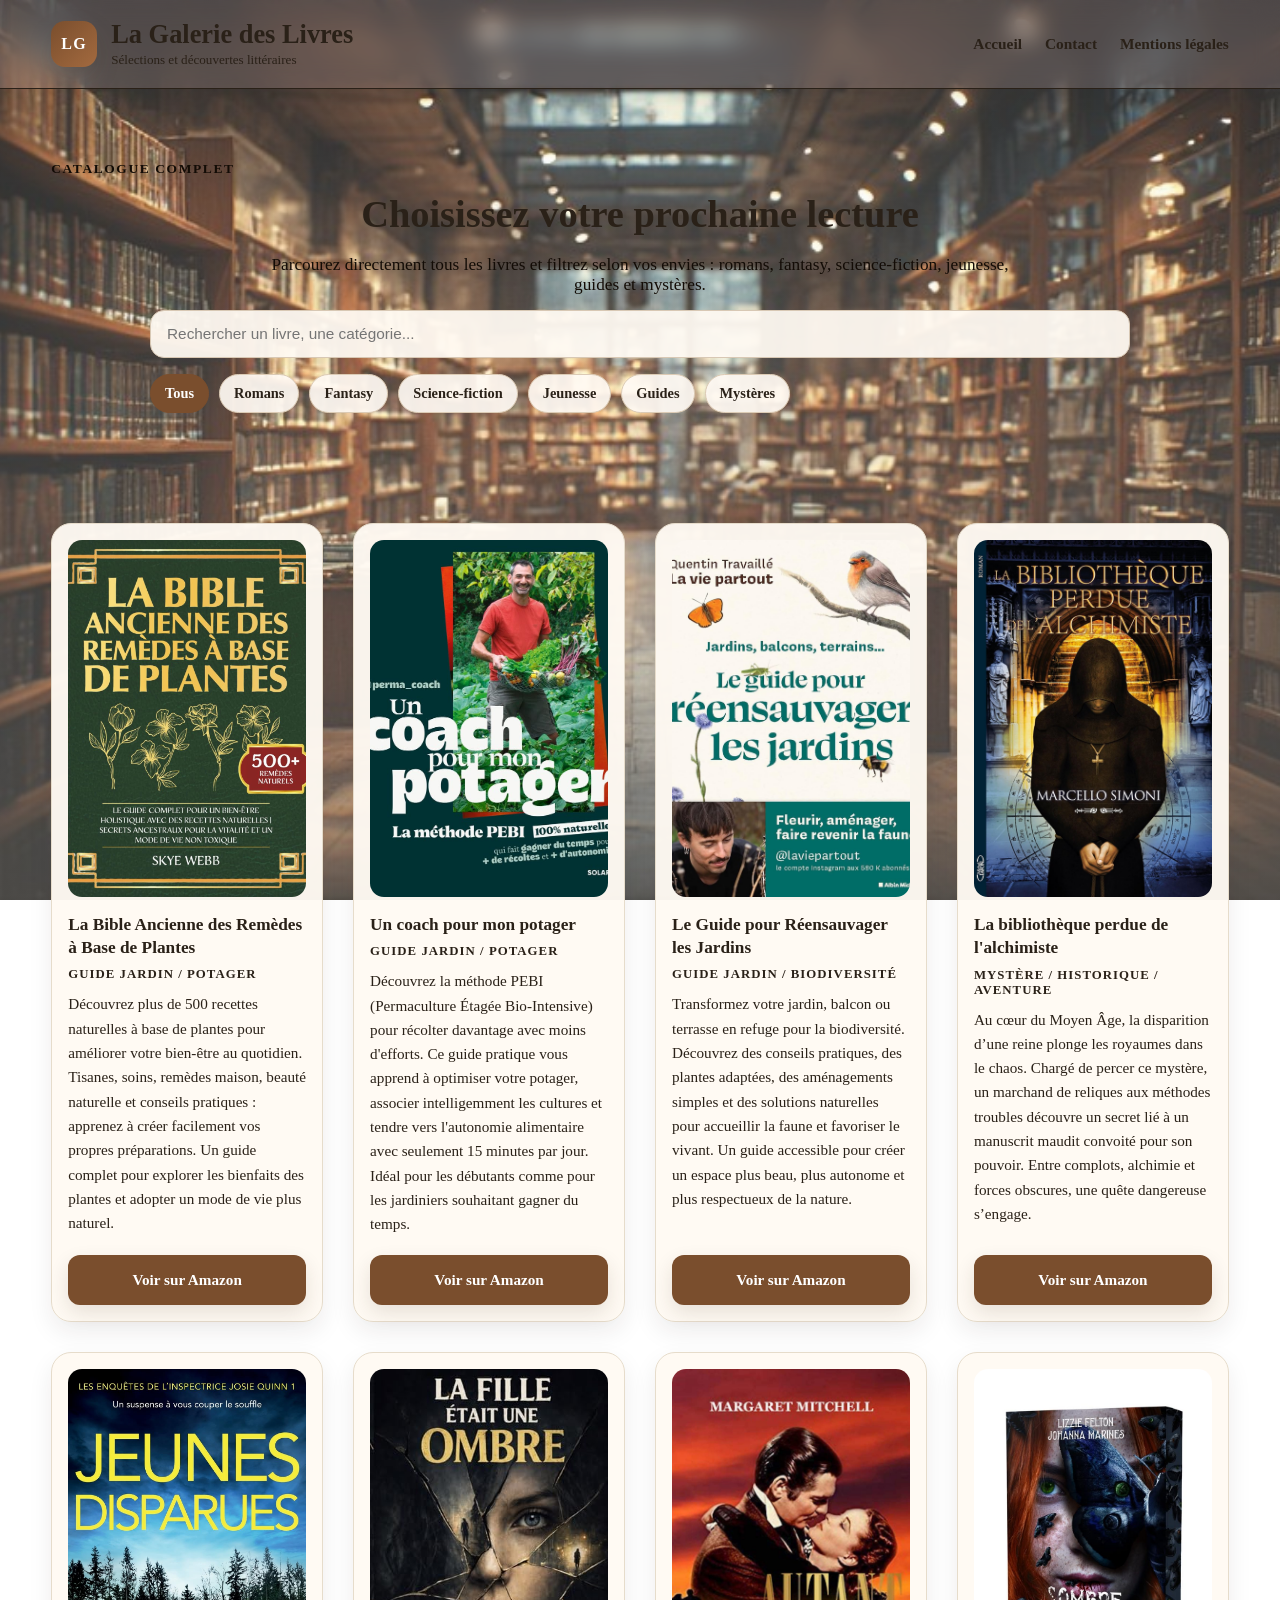
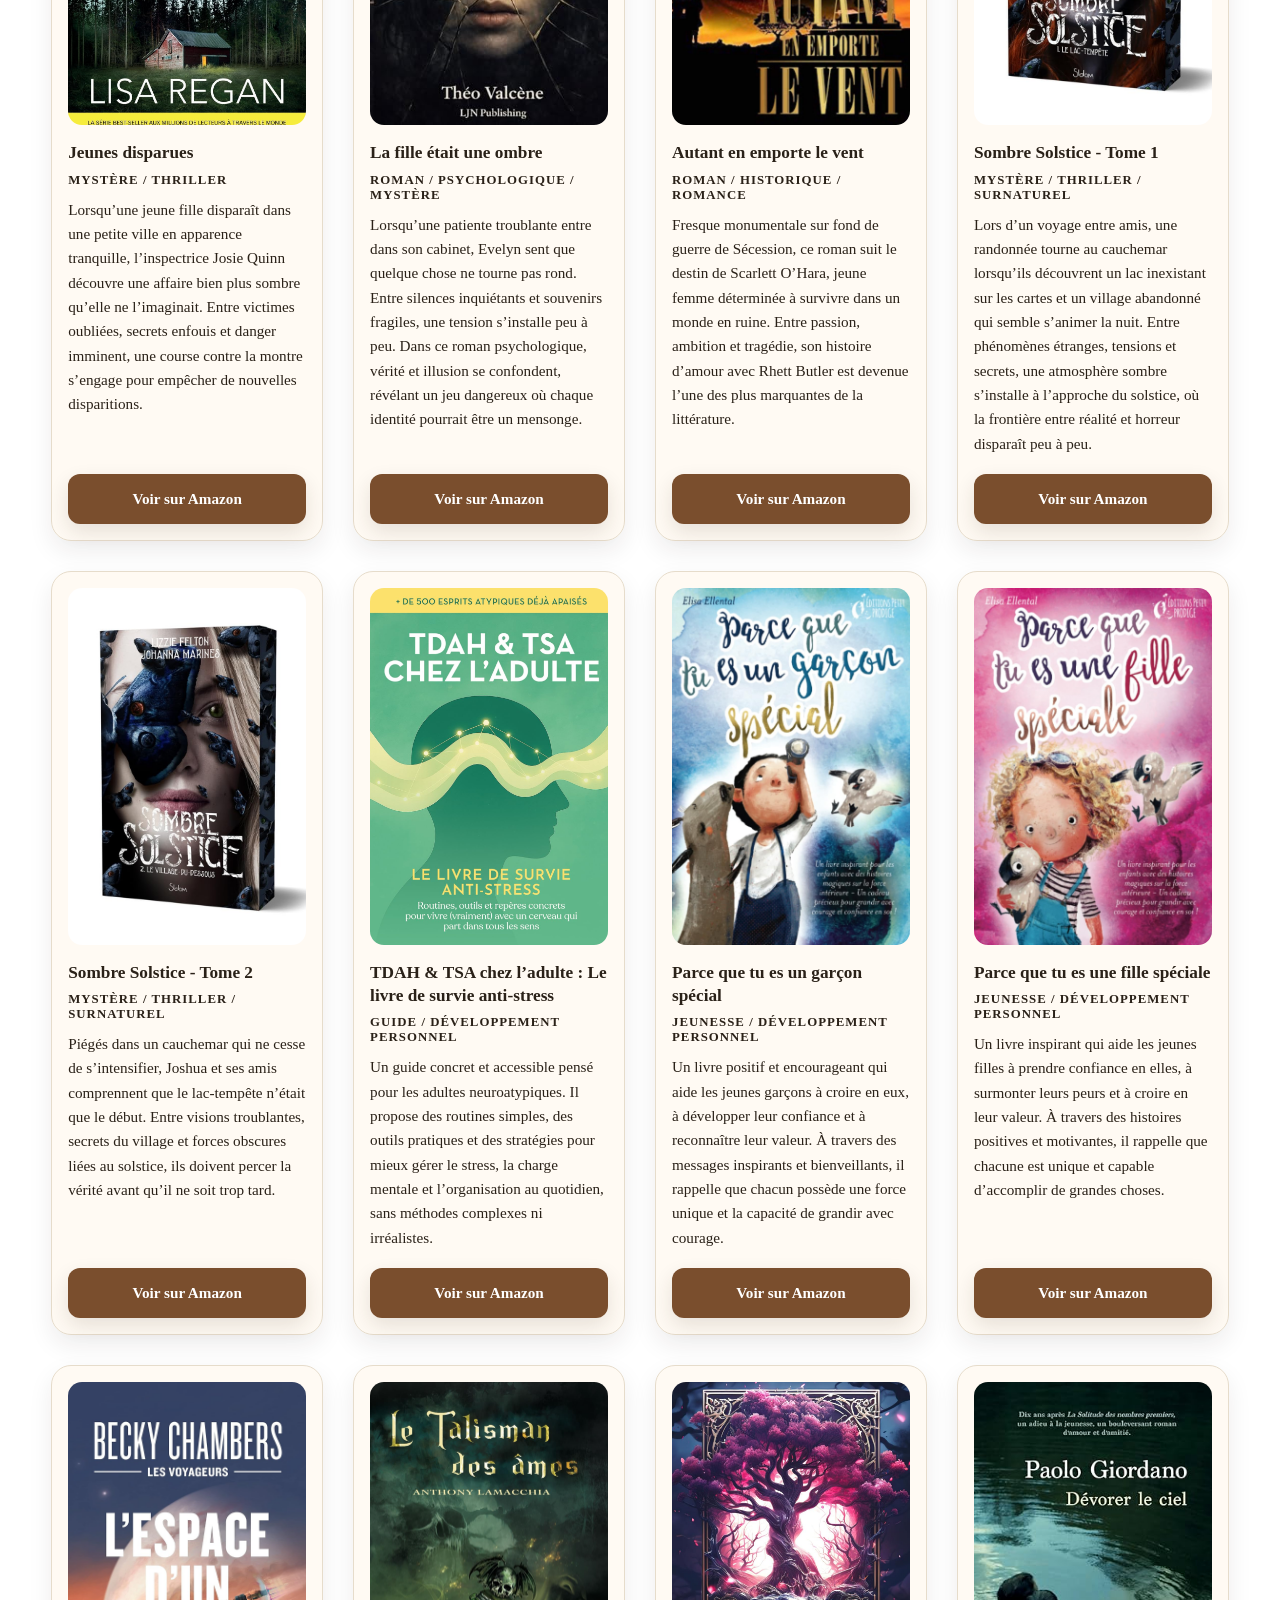
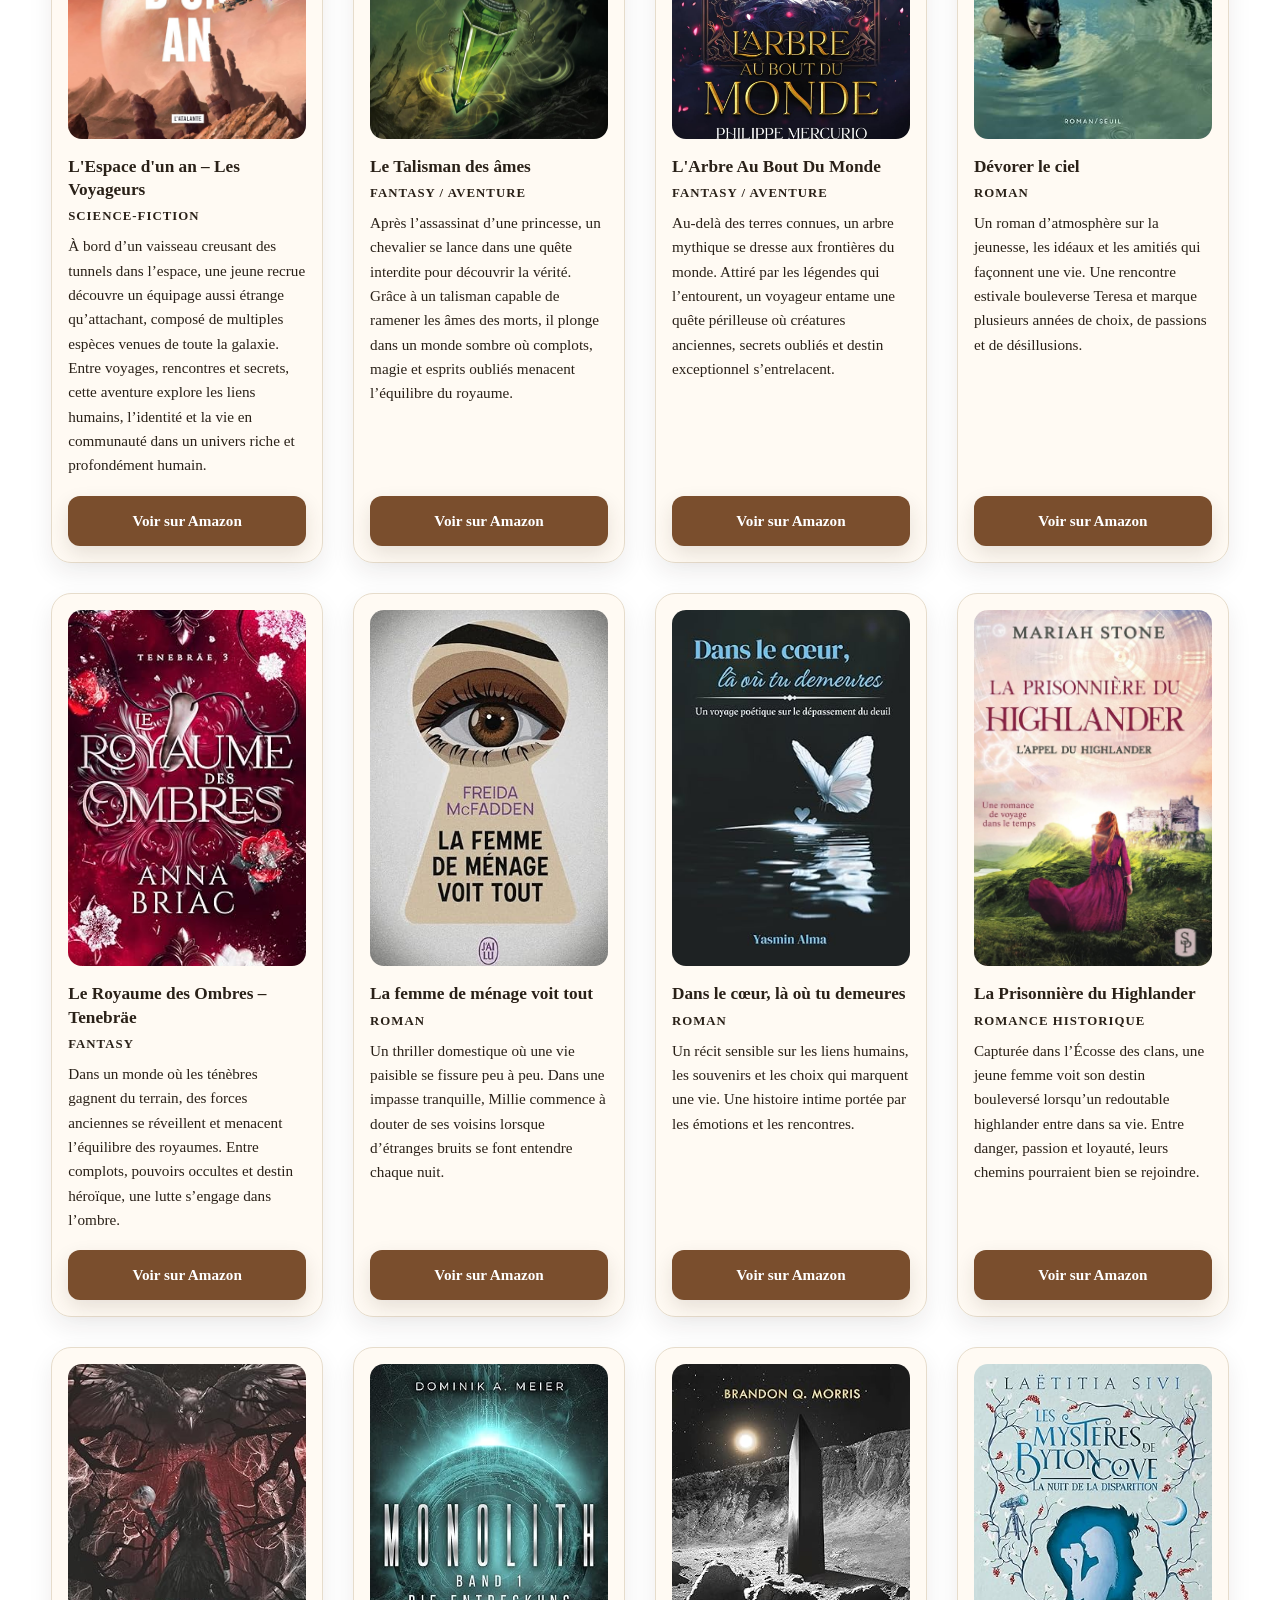
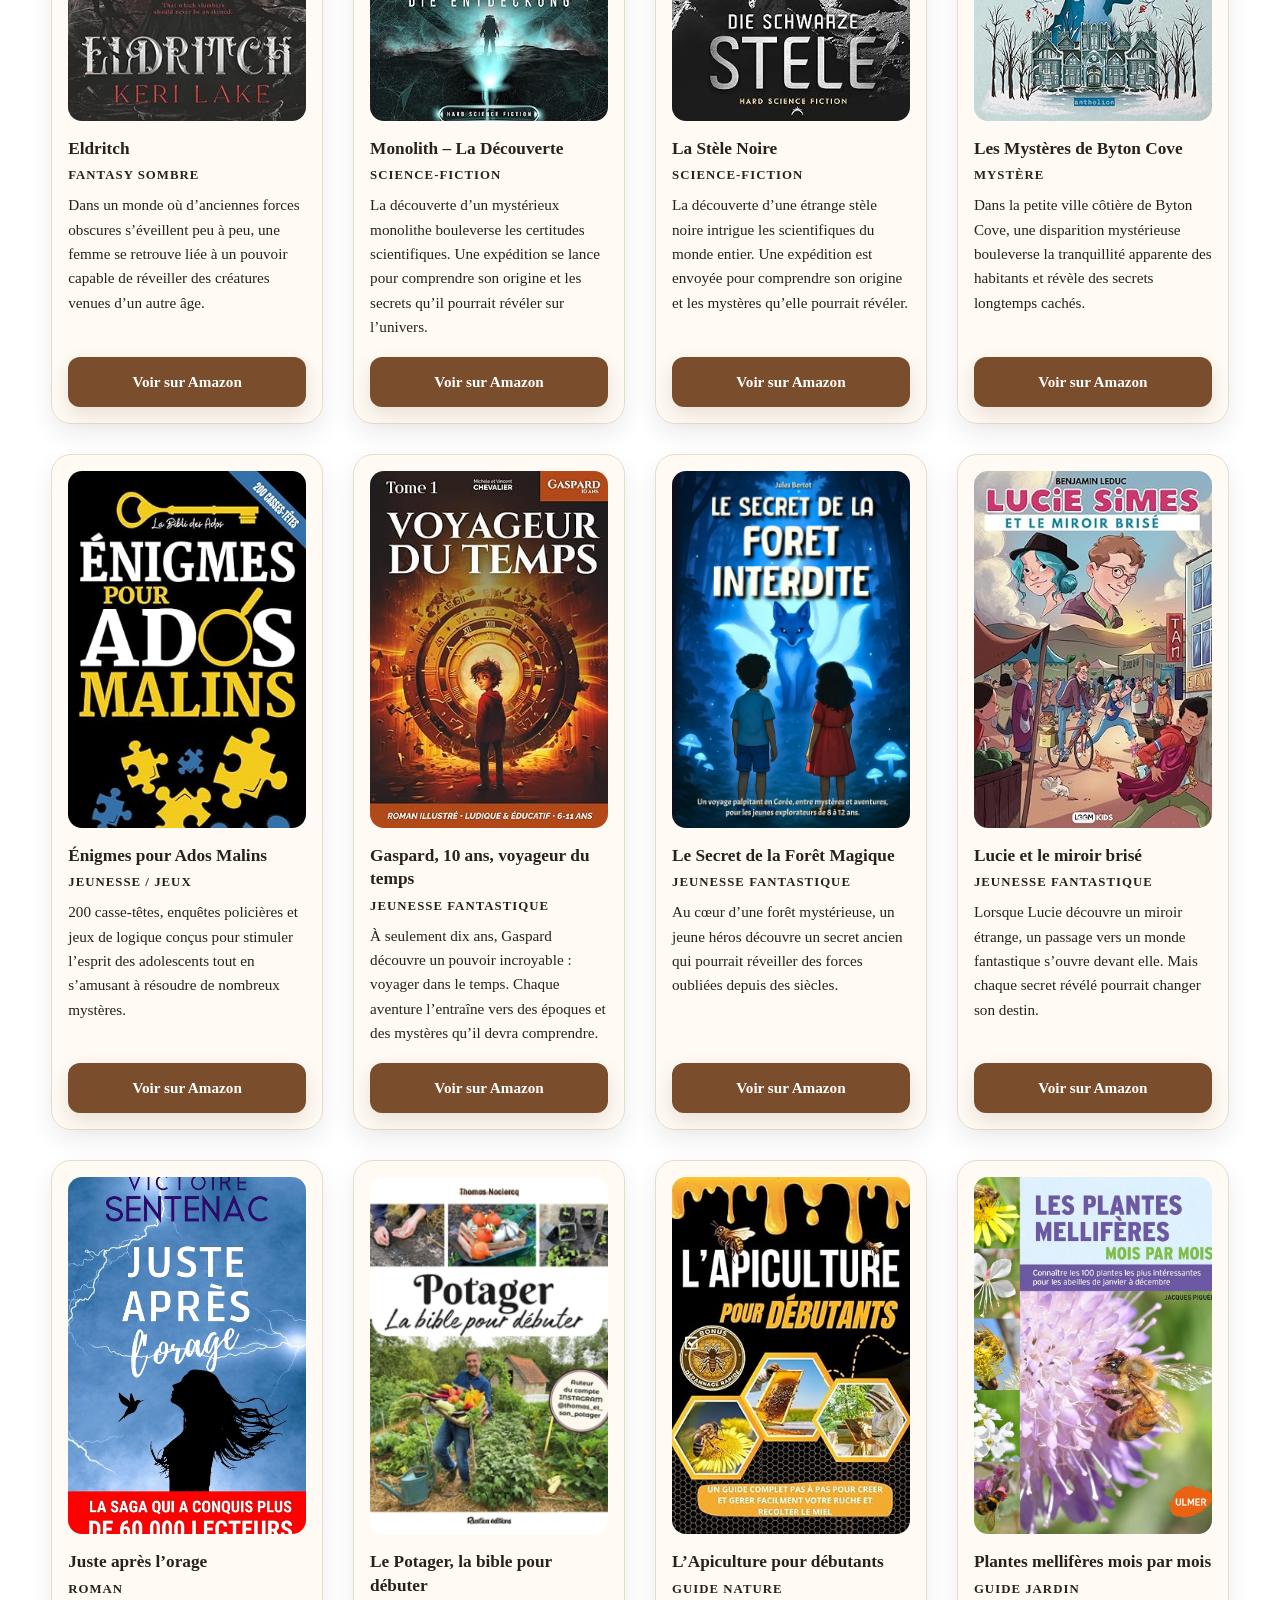
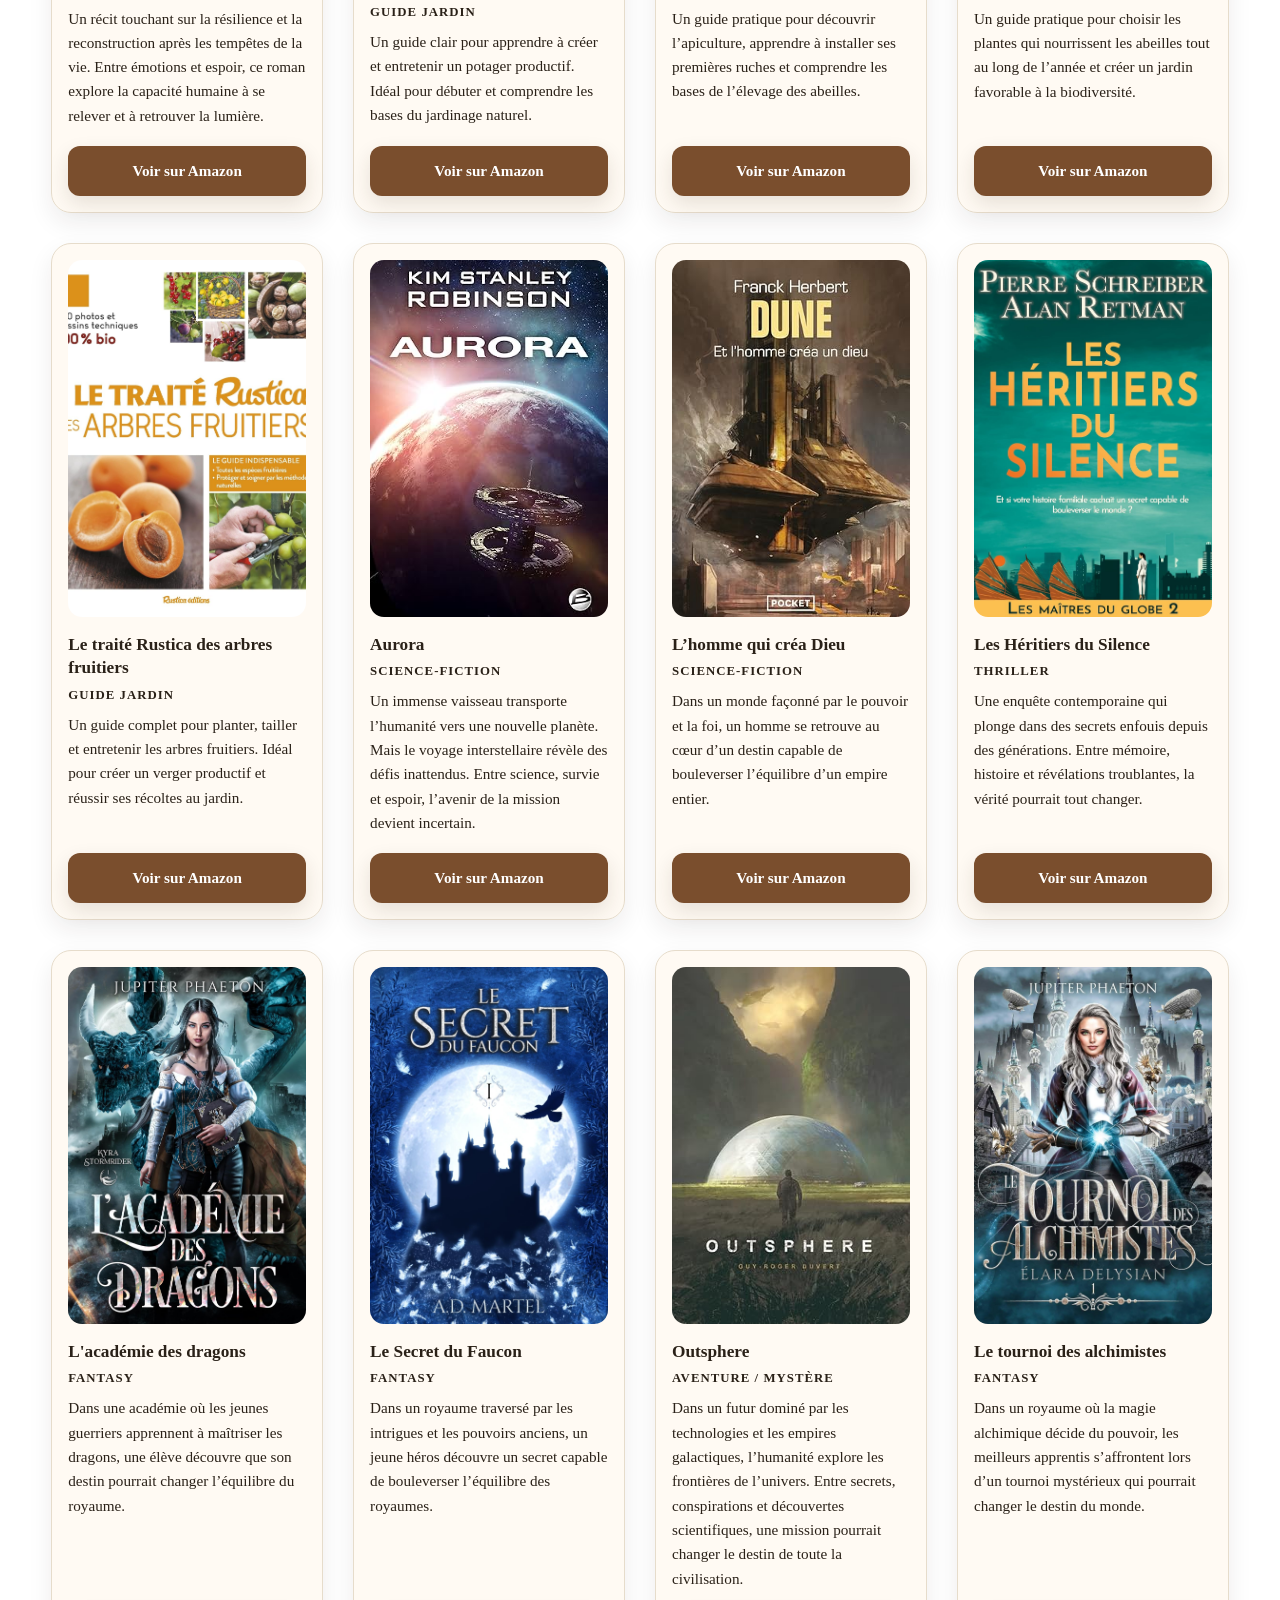
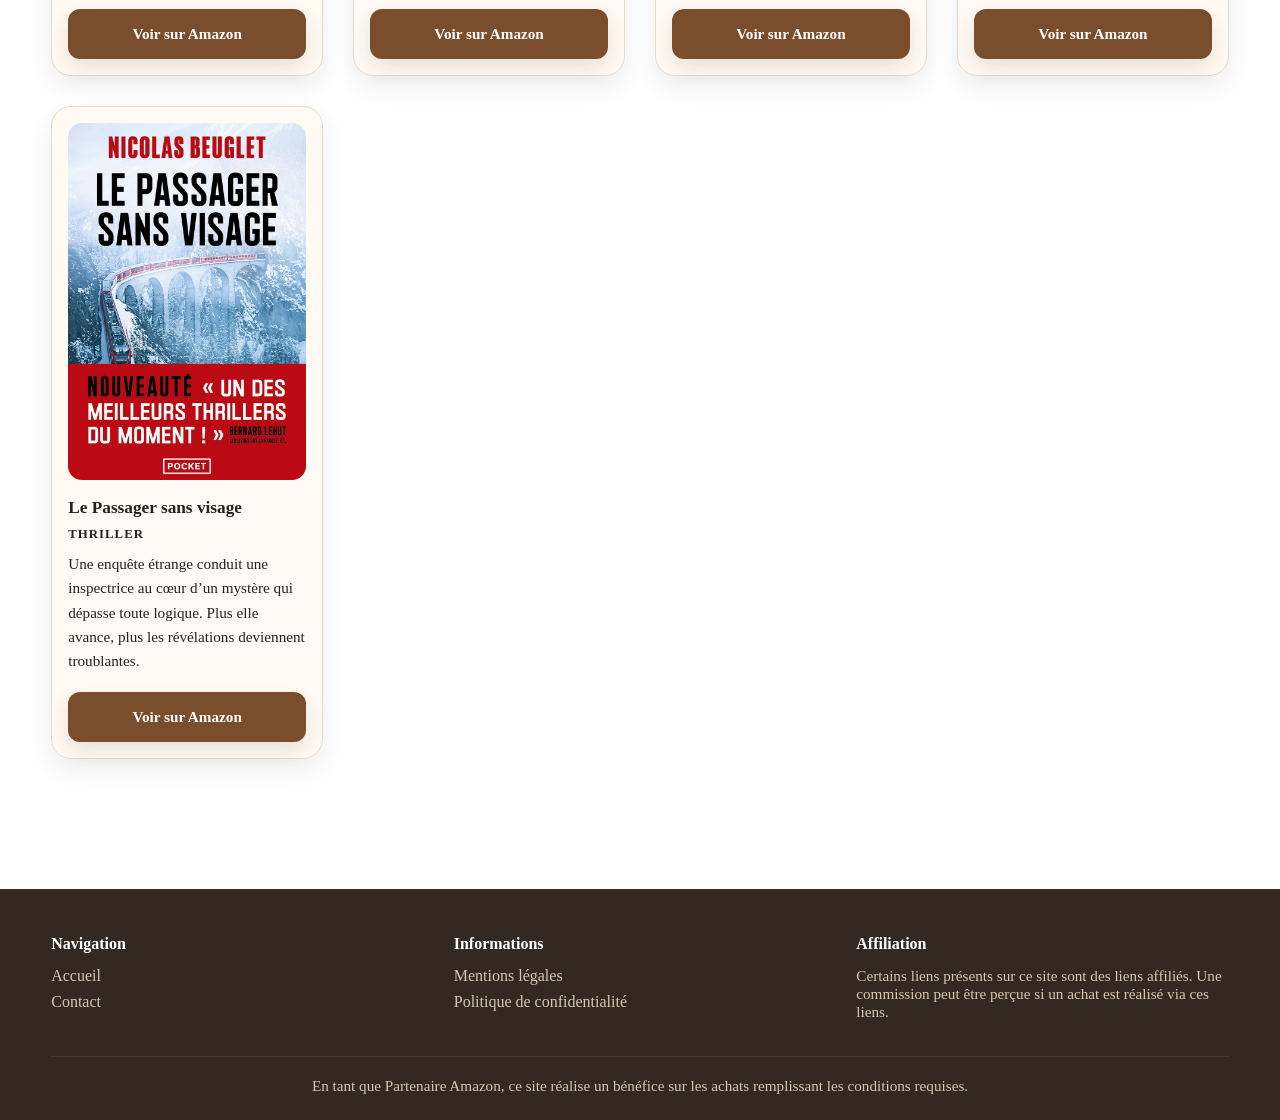
<file: index.html>
<!DOCTYPE html>
<html lang="fr">
<head>
  <meta charset="UTF-8">
  <meta name="viewport" content="width=device-width, initial-scale=1.0">
  <title>La Galerie des Livres</title>
  <meta name="description" content="Découvrez une galerie complète de livres classés par univers : romans, fantasy, science-fiction, jeunesse, guides et mystères.">
  <link rel="stylesheet" href="style.css">
</head>
<body>

  <header class="header">
    <div class="container nav">
      <a href="index.html" class="brand-link" aria-label="Retour à l’accueil">
        <div class="brand">
          <div class="brand-mark">LG</div>
          <div class="brand-text">
            <h1 class="logo">La Galerie des Livres</h1>
            <p class="tagline">Sélections et découvertes littéraires</p>
          </div>
        </div>
      </a>

      <nav>
        <a href="index.html" aria-current="page">Accueil</a>
        <a href="contact.html">Contact</a>
        <a href="mentions-legales.html">Mentions légales</a>
      </nav>
    </div>
  </header>

  <main>
    <section class="container gallery-header">
      <p class="eyebrow">Catalogue complet</p>
      <h2 class="section-title">Choisissez votre prochaine lecture</h2>
      <p class="gallery-intro">
        Parcourez directement tous les livres et filtrez selon vos envies : romans, fantasy,
        science-fiction, jeunesse, guides et mystères.
      </p>

      <div class="catalog-tools">
        <input
          type="text"
          id="searchInput"
          class="search-input"
          placeholder="Rechercher un livre, une catégorie..."
          aria-label="Rechercher un livre"
        >

        <div class="filter-buttons">
          <button class="filter-btn active" data-filter="all" type="button">Tous</button>
          <button class="filter-btn" data-filter="roman" type="button">Romans</button>
          <button class="filter-btn" data-filter="fantasy" type="button">Fantasy</button>
          <button class="filter-btn" data-filter="science-fiction" type="button">Science-fiction</button>
          <button class="filter-btn" data-filter="jeunesse" type="button">Jeunesse</button>
          <button class="filter-btn" data-filter="guides" type="button">Guides</button>
          <button class="filter-btn" data-filter="mysteres" type="button">Mystères</button>
        </div>
      </div>
    </section>

    <section class="container">
      <div class="grid gallery" id="booksGrid">

        <article class="card book-card" data-category="guides">
          <a href="https://amzn.to/4epZXZq" target="_blank" rel="nofollow sponsored noopener">
            <img src="images/La Bible Ancienne des Remèdes à Base de Plantes.jpg" alt="La Bible Ancienne des Remèdes à Base de Plantes">
          </a>

          <h3>La Bible Ancienne des Remèdes à Base de Plantes</h3>

          <p class="category">Guide jardin / Potager</p>

          <p class="excerpt">
          Découvrez plus de 500 recettes naturelles à base de plantes pour améliorer votre bien-être au quotidien. Tisanes, soins, remèdes maison, beauté naturelle et conseils pratiques : apprenez à créer facilement vos propres préparations. Un guide complet pour explorer les bienfaits des plantes et adopter un mode de vie plus naturel.
          </p>

          <a class="btn" href="https://amzn.to/4epZXZq" target="_blank" rel="nofollow sponsored noopener">
            Voir sur Amazon
          </a>
        </article>

        <article class="card book-card" data-category="guides">
          <a href="https://amzn.to/3So3gJq" target="_blank" rel="nofollow sponsored noopener">
            <img src="images/un-coach-pour-mon-potager.jpg" alt="Un coach pour mon potager">
          </a>

          <h3>Un coach pour mon potager</h3>

          <p class="category">Guide jardin / Potager</p>

          <p class="excerpt">
          Découvrez la méthode PEBI (Permaculture Étagée Bio-Intensive) pour récolter davantage avec moins d'efforts. Ce guide pratique vous apprend à optimiser votre potager, associer intelligemment les cultures et tendre vers l'autonomie alimentaire avec seulement 15 minutes par jour. Idéal pour les débutants comme pour les jardiniers souhaitant gagner du temps.
          </p>

          <a class="btn" href="https://amzn.to/3So3gJq" target="_blank" rel="nofollow sponsored noopener">
            Voir sur Amazon
          </a>
        </article>

        <article class="card book-card" data-category="guides">
        <a href="https://amzn.to/4vpeMmz" target="_blank" rel="nofollow sponsored noopener">
        <img src="images/reensauvager-les-jardins.jpg" alt="Le Guide pour Réensauvager les Jardins">
         </a>

        <h3>Le Guide pour Réensauvager les Jardins</h3>

        <p class="category">Guide jardin / Biodiversité</p>

         <p class="excerpt">
        Transformez votre jardin, balcon ou terrasse en refuge pour la biodiversité. Découvrez des conseils pratiques, des plantes adaptées, des aménagements simples et des solutions naturelles pour accueillir la faune et favoriser le vivant. Un guide accessible pour créer un espace plus beau, plus autonome et plus respectueux de la nature.
        </p>

         <a class="btn" href="https://amzn.to/4vpeMmz" target="_blank" rel="nofollow sponsored noopener">
         Voir sur Amazon
          </a>
         </article>

        <article class="card book-card" data-category="mysteres">
          <a href="https://amzn.to/47Anbtn" target="_blank" rel="nofollow sponsored noopener">
            <img src="images/bibliotheque-perdue-alchimiste.jpg" alt="La bibliothèque perdue de l'alchimiste">
          </a>
          <h3>La bibliothèque perdue de l'alchimiste</h3>
          <p class="category">Mystère / Historique / Aventure</p>
          <p class="excerpt">
            Au cœur du Moyen Âge, la disparition d’une reine plonge les royaumes dans le chaos.
            Chargé de percer ce mystère, un marchand de reliques aux méthodes troubles découvre
            un secret lié à un manuscrit maudit convoité pour son pouvoir. Entre complots, alchimie
            et forces obscures, une quête dangereuse s’engage.
          </p>
          <a class="btn" href="https://amzn.to/47Anbtn" target="_blank" rel="nofollow sponsored noopener">
            Voir sur Amazon
          </a>
        </article>

        <article class="card book-card" data-category="mysteres">
          <a href="https://amzn.to/3NDi3Oy" target="_blank" rel="nofollow sponsored noopener">
            <img src="images/jeunes-disparues.jpg" alt="Jeunes disparues">
          </a>
          <h3>Jeunes disparues</h3>
          <p class="category">Mystère / Thriller</p>
          <p class="excerpt">
            Lorsqu’une jeune fille disparaît dans une petite ville en apparence tranquille,
            l’inspectrice Josie Quinn découvre une affaire bien plus sombre qu’elle ne l’imaginait.
            Entre victimes oubliées, secrets enfouis et danger imminent, une course contre la montre
            s’engage pour empêcher de nouvelles disparitions.
          </p>
          <a class="btn" href="https://amzn.to/3NDi3Oy" target="_blank" rel="nofollow sponsored noopener">
            Voir sur Amazon
          </a>
        </article>

        <article class="card book-card" data-category="roman">
          <a href="https://amzn.to/3PSX1fk" target="_blank" rel="nofollow sponsored noopener">
            <img src="images/la-fille-etait-une-ombre.jpg" alt="La fille était une ombre">
          </a>
          <h3>La fille était une ombre</h3>
          <p class="category">Roman / Psychologique / Mystère</p>
          <p class="excerpt">
            Lorsqu’une patiente troublante entre dans son cabinet, Evelyn sent que quelque chose ne tourne pas rond.
            Entre silences inquiétants et souvenirs fragiles, une tension s’installe peu à peu.
            Dans ce roman psychologique, vérité et illusion se confondent, révélant un jeu dangereux
            où chaque identité pourrait être un mensonge.
          </p>
          <a class="btn" href="https://amzn.to/3PSX1fk" target="_blank" rel="nofollow sponsored noopener">
            Voir sur Amazon
          </a>
        </article>

        <article class="card book-card" data-category="roman">
          <a href="https://amzn.to/4c1YgR3" target="_blank" rel="nofollow sponsored noopener">
            <img src="images/autant-en-emporte-le-vent.jpg" alt="Autant en emporte le vent">
          </a>
          <h3>Autant en emporte le vent</h3>
          <p class="category">Roman / Historique / Romance</p>
          <p class="excerpt">
            Fresque monumentale sur fond de guerre de Sécession, ce roman suit le destin
            de Scarlett O’Hara, jeune femme déterminée à survivre dans un monde en ruine.
            Entre passion, ambition et tragédie, son histoire d’amour avec Rhett Butler
            est devenue l’une des plus marquantes de la littérature.
          </p>
          <a class="btn" href="https://amzn.to/4c1YgR3" target="_blank" rel="nofollow sponsored noopener">
            Voir sur Amazon
          </a>
        </article>

        <article class="card book-card" data-category="mysteres">
          <a href="https://amzn.to/4v2MZbB" target="_blank" rel="nofollow sponsored noopener">
            <img src="images/sombre-solstice-tome1.jpg" alt="Sombre Solstice - Tome 1">
          </a>
          <h3>Sombre Solstice - Tome 1</h3>
          <p class="category">Mystère / Thriller / Surnaturel</p>
          <p class="excerpt">
            Lors d’un voyage entre amis, une randonnée tourne au cauchemar lorsqu’ils découvrent
            un lac inexistant sur les cartes et un village abandonné qui semble s’animer la nuit.
            Entre phénomènes étranges, tensions et secrets, une atmosphère sombre s’installe à
            l’approche du solstice, où la frontière entre réalité et horreur disparaît peu à peu.
          </p>
          <a class="btn" href="https://amzn.to/4v2MZbB" target="_blank" rel="nofollow sponsored noopener">
            Voir sur Amazon
          </a>
        </article>

        <article class="card book-card" data-category="mysteres">
          <a href="https://amzn.to/4m3isX5" target="_blank" rel="nofollow sponsored noopener">
            <img src="images/sombre-solstice-tome2.jpg" alt="Sombre Solstice - Tome 2">
          </a>
          <h3>Sombre Solstice - Tome 2</h3>
          <p class="category">Mystère / Thriller / Surnaturel</p>
          <p class="excerpt">
            Piégés dans un cauchemar qui ne cesse de s’intensifier, Joshua et ses amis
            comprennent que le lac-tempête n’était que le début. Entre visions troublantes,
            secrets du village et forces obscures liées au solstice, ils doivent percer la vérité
            avant qu’il ne soit trop tard.
          </p>
          <a class="btn" href="https://amzn.to/4m3isX5" target="_blank" rel="nofollow sponsored noopener">
            Voir sur Amazon
          </a>
        </article>

        <article class="card book-card" data-category="guides">
          <a href="https://amzn.to/4cdv8ay" target="_blank" rel="nofollow sponsored noopener">
            <img src="images/tdah-tsa-adulte-survie.jpg" alt="TDAH & TSA chez l’adulte : Le livre de survie anti-stress">
          </a>
          <h3>TDAH & TSA chez l’adulte : Le livre de survie anti-stress</h3>
          <p class="category">Guide / Développement personnel</p>
          <p class="excerpt">
            Un guide concret et accessible pensé pour les adultes neuroatypiques.
            Il propose des routines simples, des outils pratiques et des stratégies
            pour mieux gérer le stress, la charge mentale et l’organisation au quotidien,
            sans méthodes complexes ni irréalistes.
          </p>
          <a class="btn" href="https://amzn.to/4cdv8ay" target="_blank" rel="nofollow sponsored noopener">
            Voir sur Amazon
          </a>
        </article>

        <article class="card book-card" data-category="jeunesse">
          <a href="https://amzn.to/3PFuuKo" target="_blank" rel="nofollow sponsored noopener">
            <img src="images/parce-que-tu-es-un-garcon-special.jpg" alt="Parce que tu es un garçon spécial">
          </a>
          <h3>Parce que tu es un garçon spécial</h3>
          <p class="category">Jeunesse / Développement personnel</p>
          <p class="excerpt">
            Un livre positif et encourageant qui aide les jeunes garçons à croire en eux,
            à développer leur confiance et à reconnaître leur valeur. À travers des messages
            inspirants et bienveillants, il rappelle que chacun possède une force unique
            et la capacité de grandir avec courage.
          </p>
          <a class="btn" href="https://amzn.to/3PFuuKo" target="_blank" rel="nofollow sponsored noopener">
            Voir sur Amazon
          </a>
        </article>

        <article class="card book-card" data-category="jeunesse">
          <a href="https://amzn.to/4bY26ur" target="_blank" rel="nofollow sponsored noopener">
            <img src="images/parce-que-tu-es-une-fille-speciale.jpg" alt="Parce que tu es une fille spéciale">
          </a>
          <h3>Parce que tu es une fille spéciale</h3>
          <p class="category">Jeunesse / Développement personnel</p>
          <p class="excerpt">
            Un livre inspirant qui aide les jeunes filles à prendre confiance en elles,
            à surmonter leurs peurs et à croire en leur valeur. À travers des histoires
            positives et motivantes, il rappelle que chacune est unique et capable
            d’accomplir de grandes choses.
          </p>
          <a class="btn" href="https://amzn.to/4bY26ur" target="_blank" rel="nofollow sponsored noopener">
            Voir sur Amazon
          </a>
        </article>

        <article class="card book-card" data-category="science-fiction">
          <a href="https://amzn.to/4bXA2XQ" target="_blank" rel="nofollow sponsored noopener">
            <img src="images/les-voyageurs-espace-dun-an.jpg" alt="L'Espace d'un an - Les Voyageurs">
          </a>
          <h3>L'Espace d'un an – Les Voyageurs</h3>
          <p class="category">Science-fiction</p>
          <p class="excerpt">
            À bord d’un vaisseau creusant des tunnels dans l’espace, une jeune recrue découvre
            un équipage aussi étrange qu’attachant, composé de multiples espèces venues de toute la galaxie.
            Entre voyages, rencontres et secrets, cette aventure explore les liens humains, l’identité
            et la vie en communauté dans un univers riche et profondément humain.
          </p>
          <a class="btn" href="https://amzn.to/4bXA2XQ" target="_blank" rel="nofollow sponsored noopener">
            Voir sur Amazon
          </a>
        </article>

        <article class="card book-card" data-category="fantasy">
          <a href="https://amzn.to/41CKgIs" target="_blank" rel="nofollow sponsored noopener">
            <img src="images/le-talisman-des-ames.jpg" alt="Le Talisman des âmes">
          </a>
          <h3>Le Talisman des âmes</h3>
          <p class="category">Fantasy / Aventure</p>
          <p class="excerpt">
            Après l’assassinat d’une princesse, un chevalier se lance dans une quête
            interdite pour découvrir la vérité. Grâce à un talisman capable de ramener
            les âmes des morts, il plonge dans un monde sombre où complots, magie et
            esprits oubliés menacent l’équilibre du royaume.
          </p>
          <a class="btn" href="https://amzn.to/41CKgIs" target="_blank" rel="nofollow sponsored noopener">
            Voir sur Amazon
          </a>
        </article>

        <article class="card book-card" data-category="fantasy">
          <a href="https://amzn.to/4sBo51c" target="_blank" rel="nofollow sponsored noopener">
            <img src="images/arbre-au-bout-du-monde.jpg" alt="L'Arbre Au Bout Du Monde">
          </a>
          <h3>L'Arbre Au Bout Du Monde</h3>
          <p class="category">Fantasy / Aventure</p>
          <p class="excerpt">
            Au-delà des terres connues, un arbre mythique se dresse aux frontières du monde.
            Attiré par les légendes qui l’entourent, un voyageur entame une quête périlleuse
            où créatures anciennes, secrets oubliés et destin exceptionnel s’entrelacent.
          </p>
          <a class="btn" href="https://amzn.to/4sBo51c" target="_blank" rel="nofollow sponsored noopener">
            Voir sur Amazon
          </a>
        </article>

        <article class="card book-card" data-category="roman">
          <a href="https://amzn.to/3P4FQHf" target="_blank" rel="nofollow sponsored noopener">
            <img src="images/devorer-le-ciel.jpg" alt="Dévorer le ciel - Paolo Giordano">
          </a>
          <h3>Dévorer le ciel</h3>
          <p class="category">Roman</p>
          <p class="excerpt">
            Un roman d’atmosphère sur la jeunesse, les idéaux et les amitiés
            qui façonnent une vie. Une rencontre estivale bouleverse Teresa
            et marque plusieurs années de choix, de passions et de désillusions.
          </p>
          <a class="btn" href="https://amzn.to/3P4FQHf" target="_blank" rel="nofollow sponsored noopener">
            Voir sur Amazon
          </a>
        </article>

        <article class="card book-card" data-category="fantasy">
          <a href="https://amzn.to/4d8CH37" target="_blank" rel="nofollow sponsored noopener">
            <img src="images/le-royaume-des-ombres.jpg" alt="Le Royaume des Ombres – Tenebräe">
          </a>
          <h3>Le Royaume des Ombres – Tenebräe</h3>
          <p class="category">Fantasy</p>
          <p class="excerpt">
            Dans un monde où les ténèbres gagnent du terrain, des forces anciennes
            se réveillent et menacent l’équilibre des royaumes. Entre complots,
            pouvoirs occultes et destin héroïque, une lutte s’engage dans l’ombre.
          </p>
          <a class="btn" href="https://amzn.to/4d8CH37" target="_blank" rel="nofollow sponsored noopener">
            Voir sur Amazon
          </a>
        </article>

        <article class="card book-card" data-category="roman">
          <a href="https://amzn.to/4sy5pza" target="_blank" rel="nofollow sponsored noopener">
            <img src="images/La femme de ménage voit tout.jpg" alt="La femme de ménage voit tout">
          </a>
          <h3>La femme de ménage voit tout</h3>
          <p class="category">Roman</p>
          <p class="excerpt">
            Un thriller domestique où une vie paisible se fissure peu à peu.
            Dans une impasse tranquille, Millie commence à douter de ses voisins
            lorsque d’étranges bruits se font entendre chaque nuit.
          </p>
          <a class="btn" href="https://amzn.to/3ORNapM" target="_blank" rel="nofollow sponsored noopener">
            Voir sur Amazon
          </a>
        </article>

        <article class="card book-card" data-category="roman">
          <a href="https://amzn.to/4spuA6F" target="_blank" rel="nofollow sponsored noopener">
            <img src="images/dans-le-coeur-la-ou-tu-demeures.jpg" alt="Dans le cœur, là où tu demeures">
          </a>
          <h3>Dans le cœur, là où tu demeures</h3>
          <p class="category">Roman</p>
          <p class="excerpt">
            Un récit sensible sur les liens humains,
            les souvenirs et les choix qui marquent
            une vie. Une histoire intime portée
            par les émotions et les rencontres.
          </p>
          <a class="btn" href="https://amzn.to/4spuA6F" target="_blank" rel="nofollow sponsored noopener">
            Voir sur Amazon
          </a>
        </article>

        <article class="card book-card" data-category="roman">
          <a href="https://amzn.to/3P25zjB" target="_blank" rel="nofollow sponsored noopener">
            <img src="images/la-prisonniere-du-highlander.jpg" alt="La Prisonnière du Highlander">
          </a>
          <h3>La Prisonnière du Highlander</h3>
          <p class="category">Romance historique</p>
          <p class="excerpt">
            Capturée dans l’Écosse des clans, une jeune femme voit
            son destin bouleversé lorsqu’un redoutable highlander
            entre dans sa vie. Entre danger, passion et loyauté,
            leurs chemins pourraient bien se rejoindre.
          </p>
          <a class="btn" href="https://amzn.to/3P25zjB" target="_blank" rel="nofollow sponsored noopener">
            Voir sur Amazon
          </a>
        </article>

        <article class="card book-card" data-category="fantasy">
          <a href="https://amzn.to/4lh67hG" target="_blank" rel="nofollow sponsored noopener">
            <img src="images/eldritch.jpg" alt="Eldritch - Keri Lake">
          </a>
          <h3>Eldritch</h3>
          <p class="category">Fantasy sombre</p>
          <p class="excerpt">
            Dans un monde où d’anciennes forces obscures
            s’éveillent peu à peu, une femme se retrouve
            liée à un pouvoir capable de réveiller des
            créatures venues d’un autre âge.
          </p>
          <a class="btn" href="https://amzn.to/4lh67hG" target="_blank" rel="nofollow sponsored noopener">
            Voir sur Amazon
          </a>
        </article>

        <article class="card book-card" data-category="science-fiction">
          <a href="https://amzn.to/3OSf8lb" target="_blank" rel="nofollow sponsored noopener">
            <img src="images/monolith-la-decouverte.jpg" alt="Monolith – La Découverte">
          </a>
          <h3>Monolith – La Découverte</h3>
          <p class="category">Science-fiction</p>
          <p class="excerpt">
            La découverte d’un mystérieux monolithe bouleverse
            les certitudes scientifiques. Une expédition se lance
            pour comprendre son origine et les secrets qu’il
            pourrait révéler sur l’univers.
          </p>
          <a class="btn" href="https://amzn.to/3OSf8lb" target="_blank" rel="nofollow sponsored noopener">
            Voir sur Amazon
          </a>
        </article>

        <article class="card book-card" data-category="science-fiction">
          <a href="https://amzn.to/4rX3rbD" target="_blank" rel="nofollow sponsored noopener">
            <img src="images/la-stele-noire.jpg" alt="La Stèle Noire - Monolith">
          </a>
          <h3>La Stèle Noire</h3>
          <p class="category">Science-fiction</p>
          <p class="excerpt">
            La découverte d’une étrange stèle noire intrigue
            les scientifiques du monde entier. Une expédition
            est envoyée pour comprendre son origine et les
            mystères qu’elle pourrait révéler.
          </p>
          <a class="btn" href="https://amzn.to/4rX3rbD" target="_blank" rel="nofollow sponsored noopener">
            Voir sur Amazon
          </a>
        </article>

        <article class="card book-card" data-category="mysteres">
          <a href="https://amzn.to/4rcCkb9" target="_blank" rel="nofollow sponsored noopener">
            <img src="images/les-mysteres-de-byton-cove.jpg" alt="Les Mystères de Byton Cove - La nuit de la disparition">
          </a>
          <h3>Les Mystères de Byton Cove</h3>
          <p class="category">Mystère</p>
          <p class="excerpt">
            Dans la petite ville côtière de Byton Cove,
            une disparition mystérieuse bouleverse la
            tranquillité apparente des habitants et
            révèle des secrets longtemps cachés.
          </p>
          <a class="btn" href="https://amzn.to/4rcCkb9" target="_blank" rel="nofollow sponsored noopener">
            Voir sur Amazon
          </a>
        </article>

        <article class="card book-card" data-category="jeunesse">
          <a href="https://amzn.to/4rkFWI9" target="_blank" rel="nofollow sponsored noopener">
            <img src="images/enigmes-pour-ados-malins.jpg" alt="Énigmes pour Ados Malins">
          </a>
          <h3>Énigmes pour Ados Malins</h3>
          <p class="category">Jeunesse / Jeux</p>
          <p class="excerpt">
            200 casse-têtes, enquêtes policières et jeux
            de logique conçus pour stimuler l’esprit des
            adolescents tout en s’amusant à résoudre
            de nombreux mystères.
          </p>
          <a class="btn" href="https://amzn.to/4rkFWI9" target="_blank" rel="nofollow sponsored noopener">
            Voir sur Amazon
          </a>
        </article>

        <article class="card book-card" data-category="jeunesse">
          <a href="https://amzn.to/4bfjVVp" target="_blank" rel="nofollow sponsored noopener">
            <img src="images/gaspard-10-ans-voyageur-du-temps.jpg" alt="Gaspard, 10 ans, voyageur du temps">
          </a>
          <h3>Gaspard, 10 ans, voyageur du temps</h3>
          <p class="category">Jeunesse fantastique</p>
          <p class="excerpt">
            À seulement dix ans, Gaspard découvre
            un pouvoir incroyable : voyager dans le temps.
            Chaque aventure l’entraîne vers des époques
            et des mystères qu’il devra comprendre.
          </p>
          <a class="btn" href="https://amzn.to/4bfjVVp" target="_blank" rel="nofollow sponsored noopener">
            Voir sur Amazon
          </a>
        </article>

        <article class="card book-card" data-category="jeunesse">
          <a href="https://amzn.to/4sv9e8b" target="_blank" rel="nofollow sponsored noopener">
            <img src="images/le-secret-de-la-foret-magique.jpg" alt="Le Secret de la Forêt Magique">
          </a>
          <h3>Le Secret de la Forêt Magique</h3>
          <p class="category">Jeunesse fantastique</p>
          <p class="excerpt">
            Au cœur d’une forêt mystérieuse,
            un jeune héros découvre un secret
            ancien qui pourrait réveiller des
            forces oubliées depuis des siècles.
          </p>
          <a class="btn" href="https://amzn.to/4sv9e8b" target="_blank" rel="nofollow sponsored noopener">
            Voir sur Amazon
          </a>
        </article>

        <article class="card book-card" data-category="jeunesse">
          <a href="https://amzn.to/4utQ7x8" target="_blank" rel="nofollow sponsored noopener">
            <img src="images/lucie-et-le-miroir-brise.jpg" alt="Lucie et le miroir brisé">
          </a>
          <h3>Lucie et le miroir brisé</h3>
          <p class="category">Jeunesse fantastique</p>
          <p class="excerpt">
            Lorsque Lucie découvre un miroir étrange,
            un passage vers un monde fantastique
            s’ouvre devant elle. Mais chaque secret
            révélé pourrait changer son destin.
          </p>
          <a class="btn" href="https://amzn.to/4utQ7x8" target="_blank" rel="nofollow sponsored noopener">
            Voir sur Amazon
          </a>
        </article>

        <article class="card book-card" data-category="roman">
          <a href="https://amzn.to/40d805p" target="_blank" rel="nofollow sponsored noopener">
            <img src="images/juste-apres-lorage.jpg" alt="Juste après l’orage">
          </a>
          <h3>Juste après l’orage</h3>
          <p class="category">Roman</p>
          <p class="excerpt">
            Un récit touchant sur la résilience et la reconstruction après les tempêtes de la vie.
            Entre émotions et espoir, ce roman explore la capacité humaine à se relever et à retrouver la lumière.
          </p>
          <a class="btn" href="https://amzn.to/40d805p" target="_blank" rel="nofollow sponsored noopener">
            Voir sur Amazon
          </a>
        </article>

        <article class="card book-card" data-category="guides">
          <a href="https://amzn.to/4bt3hCT" target="_blank" rel="nofollow sponsored noopener">
            <img src="images/le-potager-bible.jpg" alt="Le Potager, la bible pour débuter">
          </a>
          <h3>Le Potager, la bible pour débuter</h3>
          <p class="category">Guide jardin</p>
          <p class="excerpt">
            Un guide clair pour apprendre à créer
            et entretenir un potager productif.
            Idéal pour débuter et comprendre les
            bases du jardinage naturel.
          </p>
          <a class="btn" href="https://amzn.to/4bt3hCT" target="_blank" rel="nofollow sponsored noopener">
            Voir sur Amazon
          </a>
        </article>

        <article class="card book-card" data-category="guides">
          <a href="https://amzn.to/4lbz7Y2" target="_blank" rel="nofollow sponsored noopener">
            <img src="images/apiculture-pour-debutants.jpg" alt="L’Apiculture pour débutants">
          </a>
          <h3>L’Apiculture pour débutants</h3>
          <p class="category">Guide nature</p>
          <p class="excerpt">
            Un guide pratique pour découvrir l’apiculture,
            apprendre à installer ses premières ruches
            et comprendre les bases de l’élevage des abeilles.
          </p>
          <a class="btn" href="https://amzn.to/4lbz7Y2" target="_blank" rel="nofollow sponsored noopener">
            Voir sur Amazon
          </a>
        </article>

        <article class="card book-card" data-category="guides">
          <a href="https://amzn.to/4smYh8C" target="_blank" rel="nofollow sponsored noopener">
            <img src="images/plantes-melliferes-mois-par-mois.jpg" alt="Plantes mellifères mois par mois">
          </a>
          <h3>Plantes mellifères mois par mois</h3>
          <p class="category">Guide jardin</p>
          <p class="excerpt">
            Un guide pratique pour choisir les plantes
            qui nourrissent les abeilles tout au long
            de l’année et créer un jardin favorable
            à la biodiversité.
          </p>
          <a class="btn" href="https://amzn.to/4smYh8C" target="_blank" rel="nofollow sponsored noopener">
            Voir sur Amazon
          </a>
        </article>

        <article class="card book-card" data-category="guides">
          <a href="https://amzn.to/4suZKtw" target="_blank" rel="nofollow sponsored noopener">
            <img src="images/traite-rustica-arbres-fruitiers.jpg" alt="Le traité Rustica des arbres fruitiers">
          </a>
          <h3>Le traité Rustica des arbres fruitiers</h3>
          <p class="category">Guide jardin</p>
          <p class="excerpt">
            Un guide complet pour planter, tailler
            et entretenir les arbres fruitiers.
            Idéal pour créer un verger productif
            et réussir ses récoltes au jardin.
          </p>
          <a class="btn" href="https://amzn.to/4suZKtw" target="_blank" rel="nofollow sponsored noopener">
            Voir sur Amazon
          </a>
        </article>

        <article class="card book-card" data-category="science-fiction">
          <a href="https://amzn.to/4b7zeiO" target="_blank" rel="nofollow sponsored noopener">
            <img src="images/aurora.jpg" alt="Aurora - Kim Stanley Robinson">
          </a>
          <h3>Aurora</h3>
          <p class="category">Science-fiction</p>
          <p class="excerpt">
            Un immense vaisseau transporte l’humanité vers une nouvelle planète.
            Mais le voyage interstellaire révèle des défis inattendus.
            Entre science, survie et espoir, l’avenir de la mission devient incertain.
          </p>
          <a class="btn" href="https://amzn.to/4b7zeiO" target="_blank" rel="nofollow sponsored noopener">
            Voir sur Amazon
          </a>
        </article>

        <article class="card book-card" data-category="science-fiction">
          <a href="https://amzn.to/47fWQk6" target="_blank" rel="nofollow sponsored noopener">
            <img src="images/lhomme-qui-crea-dieu.jpg" alt="L’homme qui créa Dieu">
          </a>
          <h3>L’homme qui créa Dieu</h3>
          <p class="category">Science-fiction</p>
          <p class="excerpt">
            Dans un monde façonné par le pouvoir et la foi,
            un homme se retrouve au cœur d’un destin capable
            de bouleverser l’équilibre d’un empire entier.
          </p>
          <a class="btn" href="https://amzn.to/47fWQk6" target="_blank" rel="nofollow sponsored noopener">
            Voir sur Amazon
          </a>
        </article>

        <article class="card book-card" data-category="mysteres">
          <a href="https://amzn.to/47iQPTL" target="_blank" rel="nofollow sponsored noopener">
            <img src="images/les-heritiers-du-silence.jpg" alt="Les Héritiers du Silence">
          </a>
          <h3>Les Héritiers du Silence</h3>
          <p class="category">Thriller</p>
          <p class="excerpt">
            Une enquête contemporaine qui plonge dans des secrets
            enfouis depuis des générations. Entre mémoire, histoire
            et révélations troublantes, la vérité pourrait tout changer.
          </p>
          <a class="btn" href="https://amzn.to/47iQPTL" target="_blank" rel="nofollow sponsored noopener">
            Voir sur Amazon
          </a>
        </article>

        <article class="card book-card" data-category="fantasy">
          <a href="https://amzn.to/4le9XYV" target="_blank" rel="nofollow sponsored noopener">
            <img src="images/lacademie-des-dragons.jpg" alt="L'académie des dragons">
          </a>
          <h3>L'académie des dragons</h3>
          <p class="category">Fantasy</p>
          <p class="excerpt">
            Dans une académie où les jeunes guerriers apprennent
            à maîtriser les dragons, une élève découvre que son
            destin pourrait changer l’équilibre du royaume.
          </p>
          <a class="btn" href="https://amzn.to/4le9XYV" target="_blank" rel="nofollow sponsored noopener">
            Voir sur Amazon
          </a>
        </article>

        <article class="card book-card" data-category="fantasy">
          <a href="https://amzn.to/4cxHWcA" target="_blank" rel="nofollow sponsored noopener">
            <img src="images/le-secret-du-faucon.jpg" alt="Le Secret du Faucon">
          </a>
          <h3>Le Secret du Faucon</h3>
          <p class="category">Fantasy</p>
          <p class="excerpt">
            Dans un royaume traversé par les intrigues et les
            pouvoirs anciens, un jeune héros découvre un secret
            capable de bouleverser l’équilibre des royaumes.
          </p>
          <a class="btn" href="https://amzn.to/4cxHWcA" target="_blank" rel="nofollow sponsored noopener">
            Voir sur Amazon
          </a>
        </article>

        <article class="card book-card" data-category="mysteres">
          <a href="https://amzn.to/3N1H3P8" target="_blank" rel="nofollow sponsored noopener">
            <img src="images/outsphere.jpg" alt="Outsphere - Fernando Gamboa">
          </a>
          <h3>Outsphere</h3>
          <p class="category">Aventure / Mystère</p>
          <p class="excerpt">
            Dans un futur dominé par les technologies et les empires galactiques,
            l’humanité explore les frontières de l’univers. Entre secrets,
            conspirations et découvertes scientifiques, une mission pourrait
            changer le destin de toute la civilisation.
          </p>
          <a class="btn" href="https://amzn.to/3N1H3P8" target="_blank" rel="nofollow sponsored noopener">
            Voir sur Amazon
          </a>
        </article>

        <article class="card book-card" data-category="fantasy">
          <a href="https://amzn.to/4rUJstY" target="_blank" rel="nofollow sponsored noopener">
            <img src="images/le-tournoi-des-alchimistes.jpg" alt="Le tournoi des alchimistes">
          </a>
          <h3>Le tournoi des alchimistes</h3>
          <p class="category">Fantasy</p>
          <p class="excerpt">
            Dans un royaume où la magie alchimique décide du pouvoir,
            les meilleurs apprentis s’affrontent lors d’un tournoi
            mystérieux qui pourrait changer le destin du monde.
          </p>
          <a class="btn" href="https://amzn.to/4rUJstY" target="_blank" rel="nofollow sponsored noopener">
            Voir sur Amazon
          </a>
        </article>

        <article class="card book-card" data-category="mysteres">
          <a href="https://amzn.to/4ldOqPS" target="_blank" rel="nofollow sponsored noopener">
            <img src="images/le-passager-sans-visage.jpg" alt="Le Passager sans visage">
          </a>
          <h3>Le Passager sans visage</h3>
          <p class="category">Thriller</p>
          <p class="excerpt">
            Une enquête étrange conduit une inspectrice au cœur
            d’un mystère qui dépasse toute logique. Plus elle
            avance, plus les révélations deviennent troublantes.
          </p>
          <a class="btn" href="https://amzn.to/4ldOqPS" target="_blank" rel="nofollow sponsored noopener">
            Voir sur Amazon
          </a>
        </article>

      </div>

      <p id="noResultsMessage" class="gallery-intro center" style="display: none; margin-top: 30px;">
        Aucun livre ne correspond à votre recherche.
      </p>
    </section>
  </main>

  <footer class="footer">
    <div class="container footer-grid">
      <div>
        <h4>Navigation</h4>
        <a href="index.html">Accueil</a>
        <a href="contact.html">Contact</a>
      </div>

      <div>
        <h4>Informations</h4>
        <a href="mentions-legales.html">Mentions légales</a>
        <a href="politique-confidentialite.html">Politique de confidentialité</a>
      </div>

      <div>
        <h4>Affiliation</h4>
        <p>Certains liens présents sur ce site sont des liens affiliés. Une commission peut être perçue si un achat est réalisé via ces liens.</p>
      </div>
    </div>

    <div class="container">
      <p class="amazon-affiliation">
        En tant que Partenaire Amazon, ce site réalise un bénéfice sur les achats remplissant les conditions requises.
      </p>
    </div>
  </footer>

  <script src="script.js"></script>
</body>
</html>
</file>
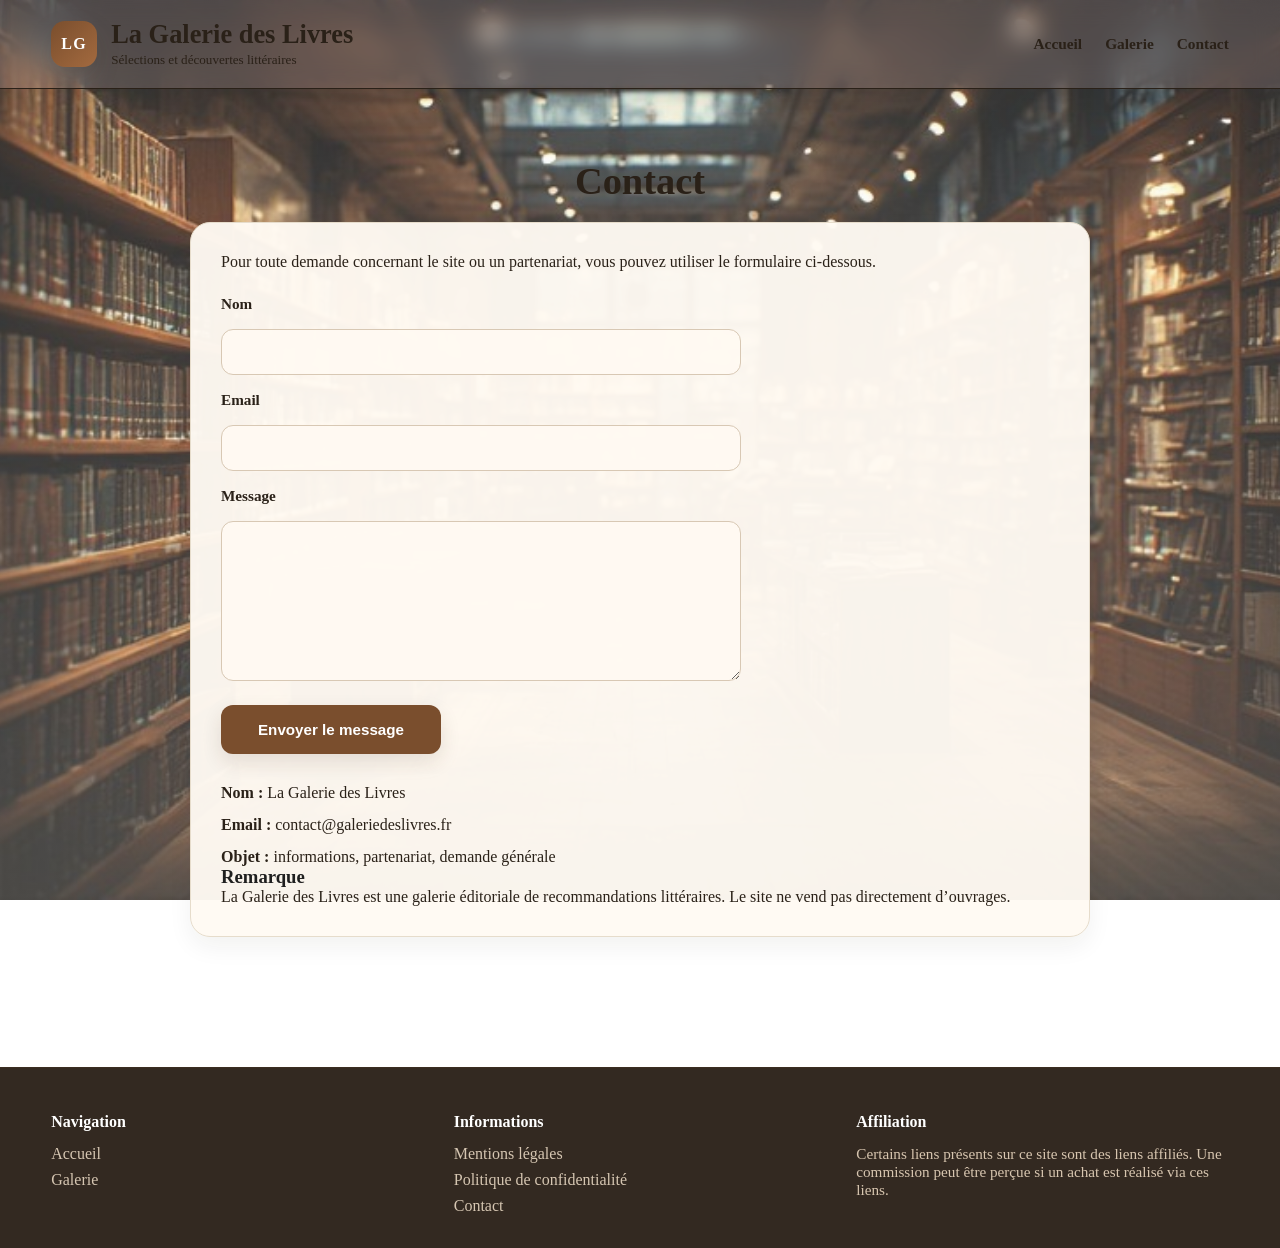
<file: contact.html>
<!DOCTYPE html>
<html lang="fr">
<head>
  <meta charset="UTF-8">
  <meta name="viewport" content="width=device-width, initial-scale=1.0">
  <title>Contact | La Galerie des Livres</title>
  <meta name="description" content="Contactez La Galerie des Livres.">
  <link rel="stylesheet" href="style.css">
</head>
<body>

  <header class="header">
    <div class="container nav">
      <a href="index.html" class="brand-link" aria-label="Retour à l’accueil">
        <div class="brand">
          <div class="brand-mark">LG</div>
          <div class="brand-text">
            <h1 class="logo">La Galerie des Livres</h1>
            <p class="tagline">Sélections et découvertes littéraires</p>
          </div>
        </div>
      </a>

      <nav>
        <a href="index.html">Accueil</a>
        <a href="galerie.html">Galerie</a>
        <a href="contact.html">Contact</a>
      </nav>
    </div>
  </header>

  <main>
    <section class="container page-simple">
      <h2 class="section-title">Contact</h2>

      <div class="page-card">
        <p>
          Pour toute demande concernant le site ou un partenariat,
          vous pouvez utiliser le formulaire ci-dessous.
        </p>

        <div id="success-message" class="success-message" style="display:none;">
          Votre message a été envoyé avec succès.
        </div>

        <form action="https://api.web3forms.com/submit" method="POST" class="contact-form">
          <input type="hidden" name="access_key" value="3b38779c-bb97-48f7-a1e6-9303a2eedcf0">
          <input type="hidden" name="redirect" value="contact.html?success=true">
          <input type="checkbox" name="botcheck" style="display:none;">

          <label for="name">Nom</label>
          <input id="name" type="text" name="name" required>

          <label for="email">Email</label>
          <input id="email" type="email" name="email" required>

          <label for="message">Message</label>
          <textarea id="message" name="message" rows="6" required></textarea>

          <button type="submit" class="btn">Envoyer le message</button>
        </form>

        <div class="contact-list">
          <p><strong>Nom :</strong> La Galerie des Livres</p>
          <p><strong>Email :</strong> contact@galeriedeslivres.fr</p>
          <p><strong>Objet :</strong> informations, partenariat, demande générale</p>
        </div>

        <h3>Remarque</h3>

        <p>
          La Galerie des Livres est une galerie éditoriale de recommandations littéraires.
          Le site ne vend pas directement d’ouvrages.
        </p>
      </div>
    </section>
  </main>

  <footer class="footer">
    <div class="container footer-grid">

      <div>
        <h4>Navigation</h4>
        <a href="index.html">Accueil</a>
        <a href="galerie.html">Galerie</a>
      </div>

      <div>
        <h4>Informations</h4>
        <a href="mentions-legales.html">Mentions légales</a>
        <a href="politique-confidentialite.html">Politique de confidentialité</a>
        <a href="contact.html">Contact</a>
      </div>

      <div>
        <h4>Affiliation</h4>
        <p>
          Certains liens présents sur ce site sont des liens affiliés.
          Une commission peut être perçue si un achat est réalisé via ces liens.
        </p>
      </div>

    </div>
  </footer>

  <script>
    if (window.location.search.includes("success")) {
      document.getElementById("success-message").style.display = "block";
    }
  </script>

</body>
</html>
</file>
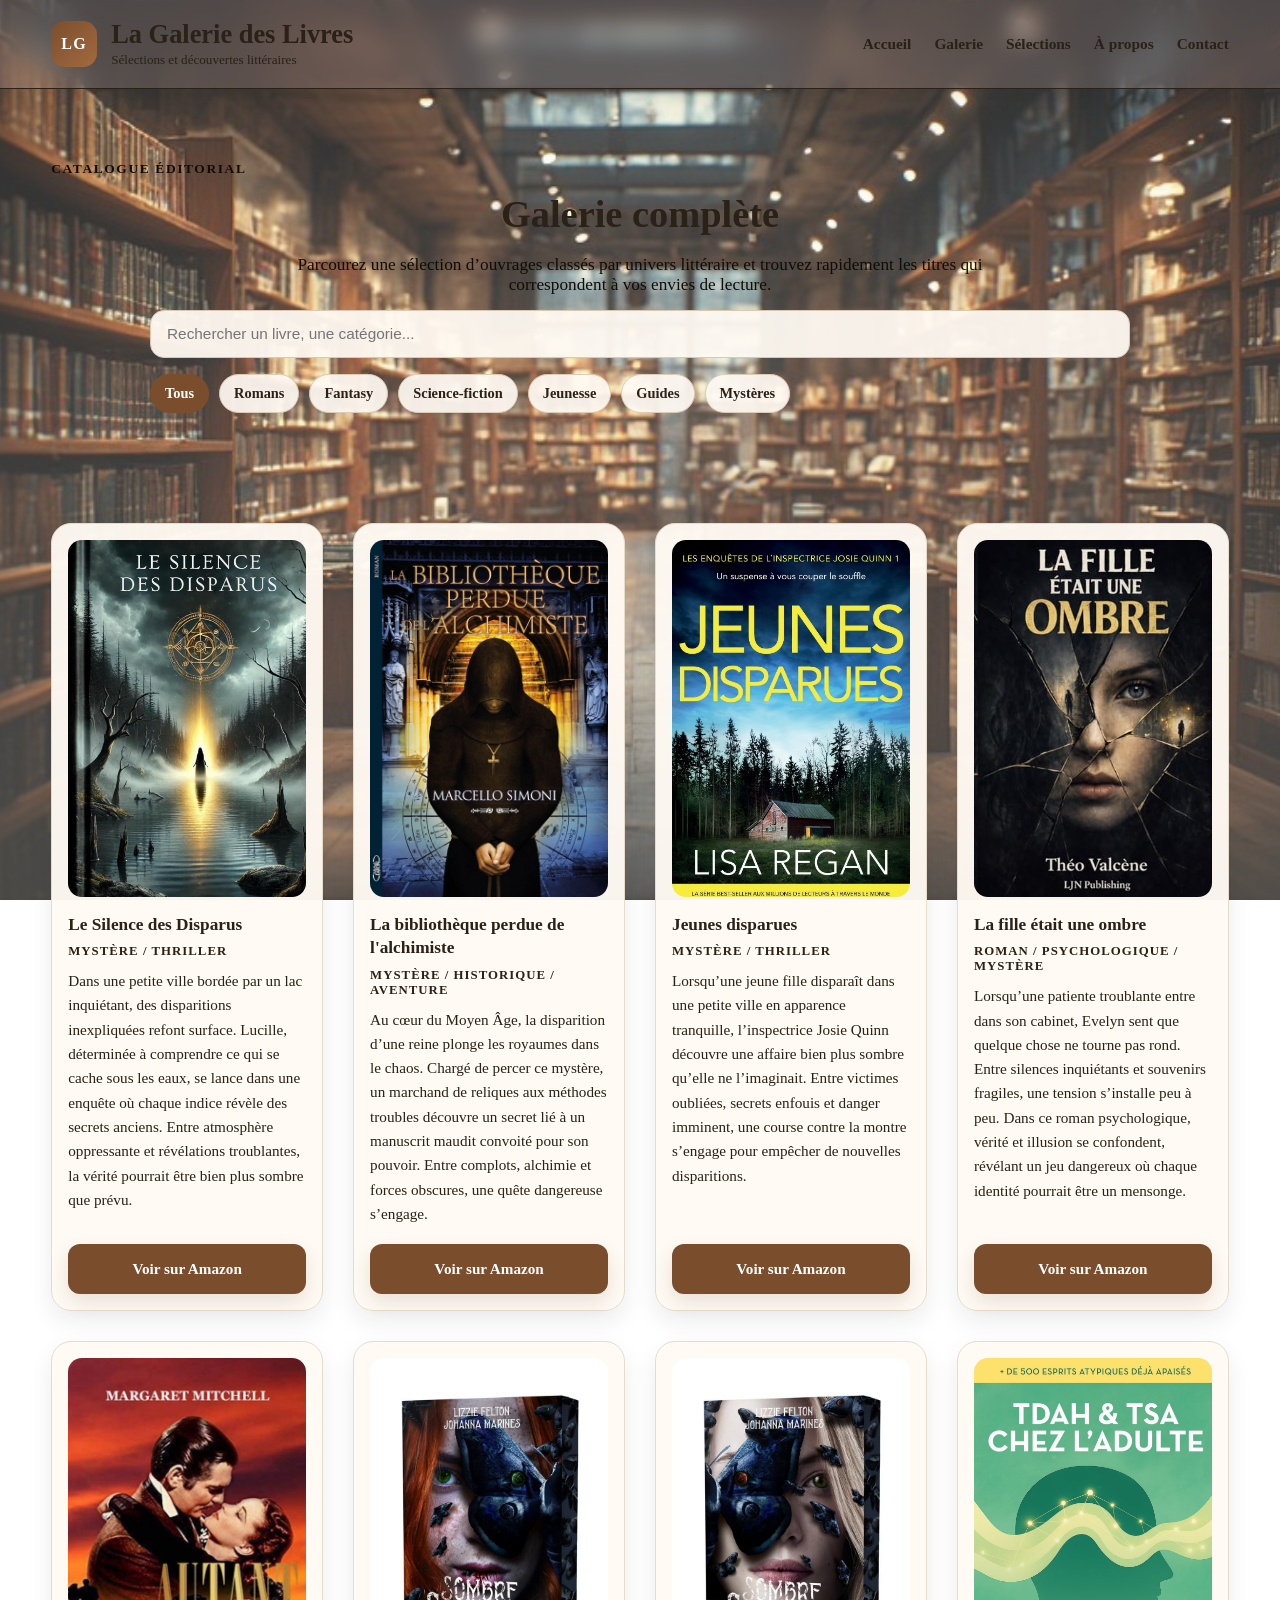
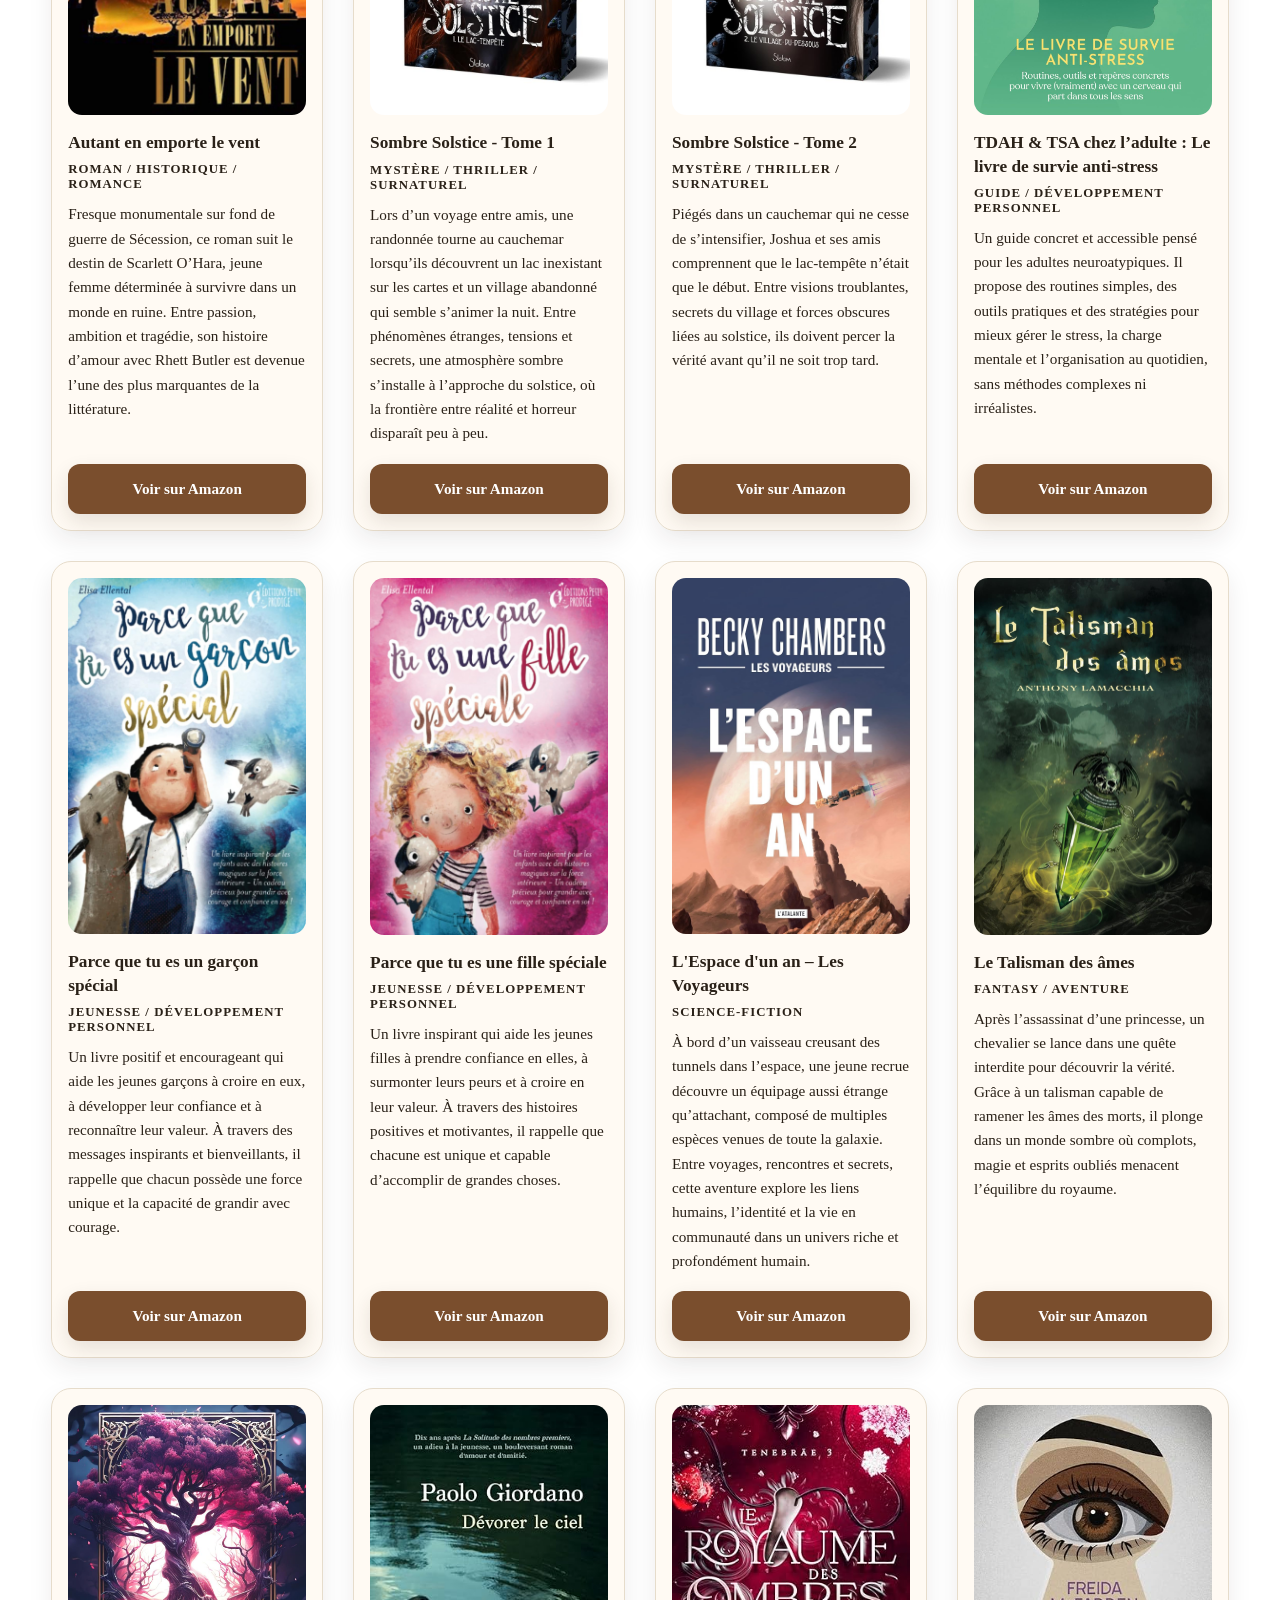
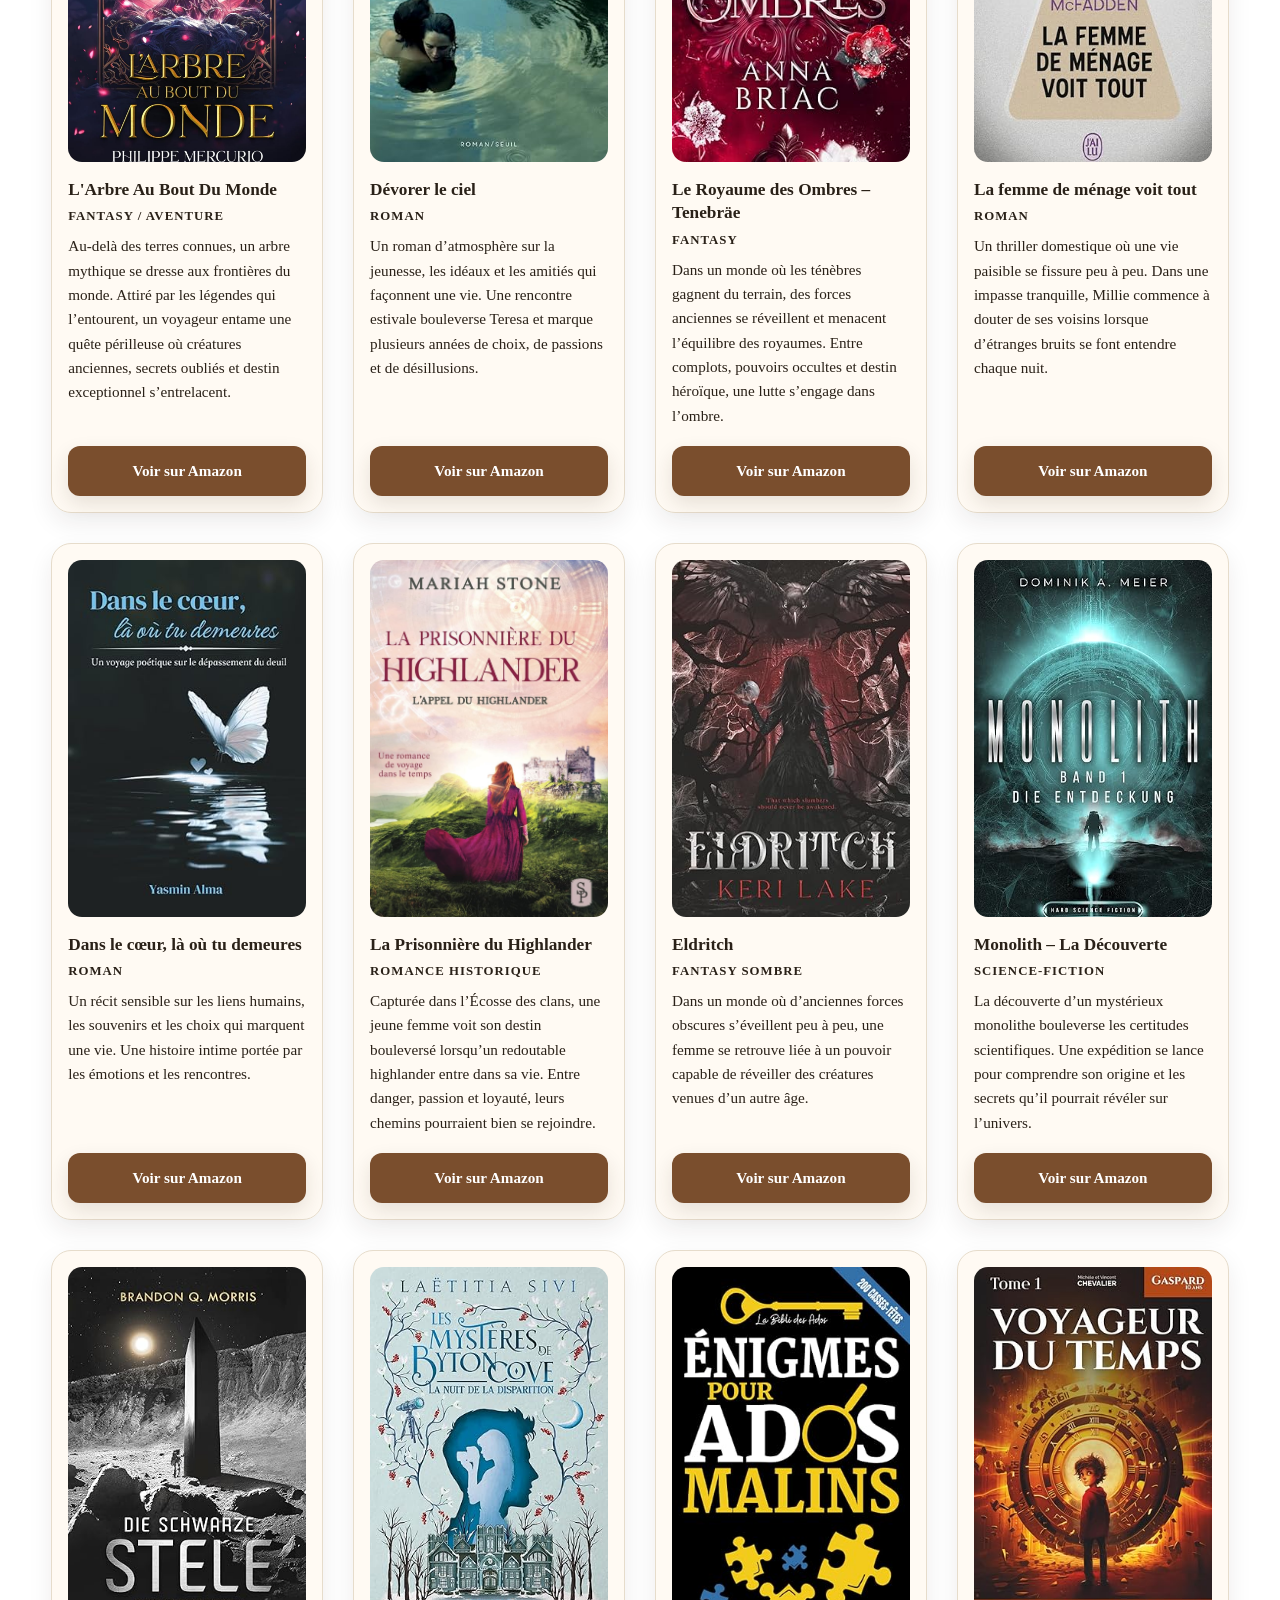
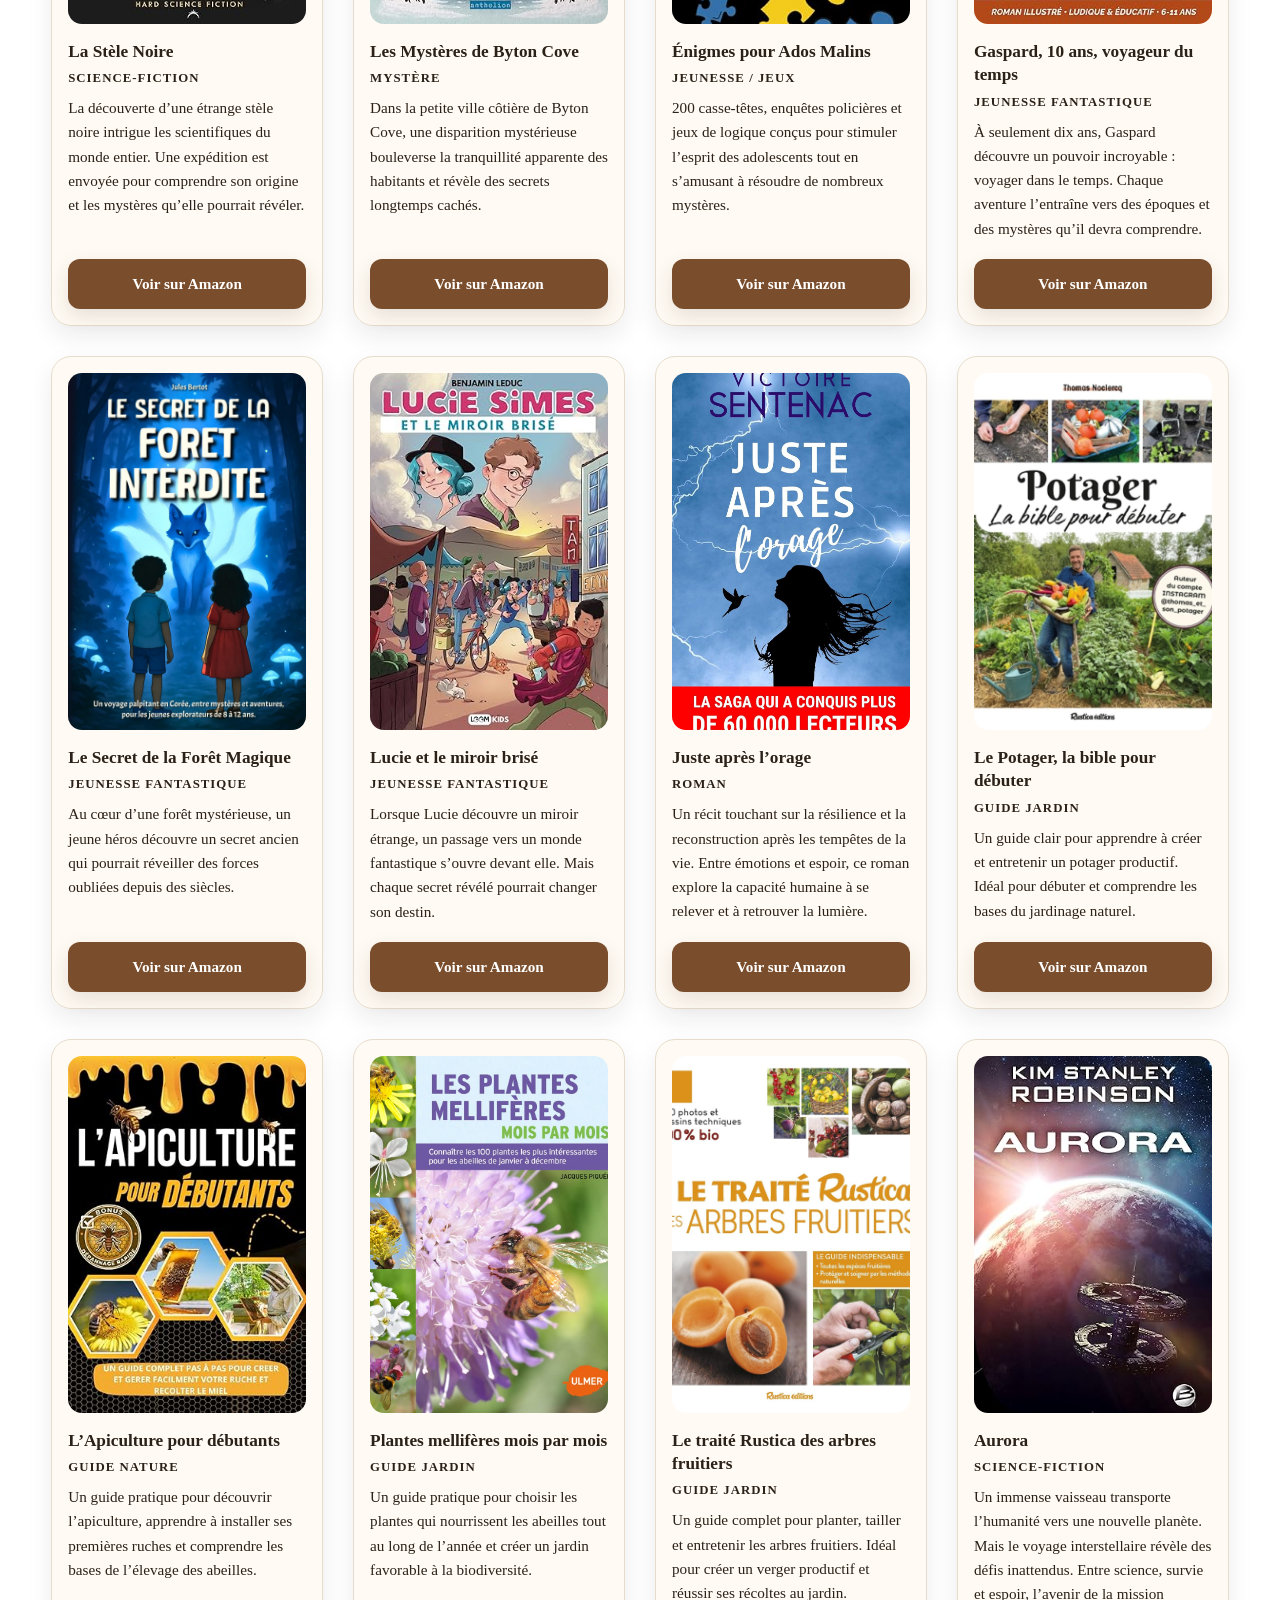
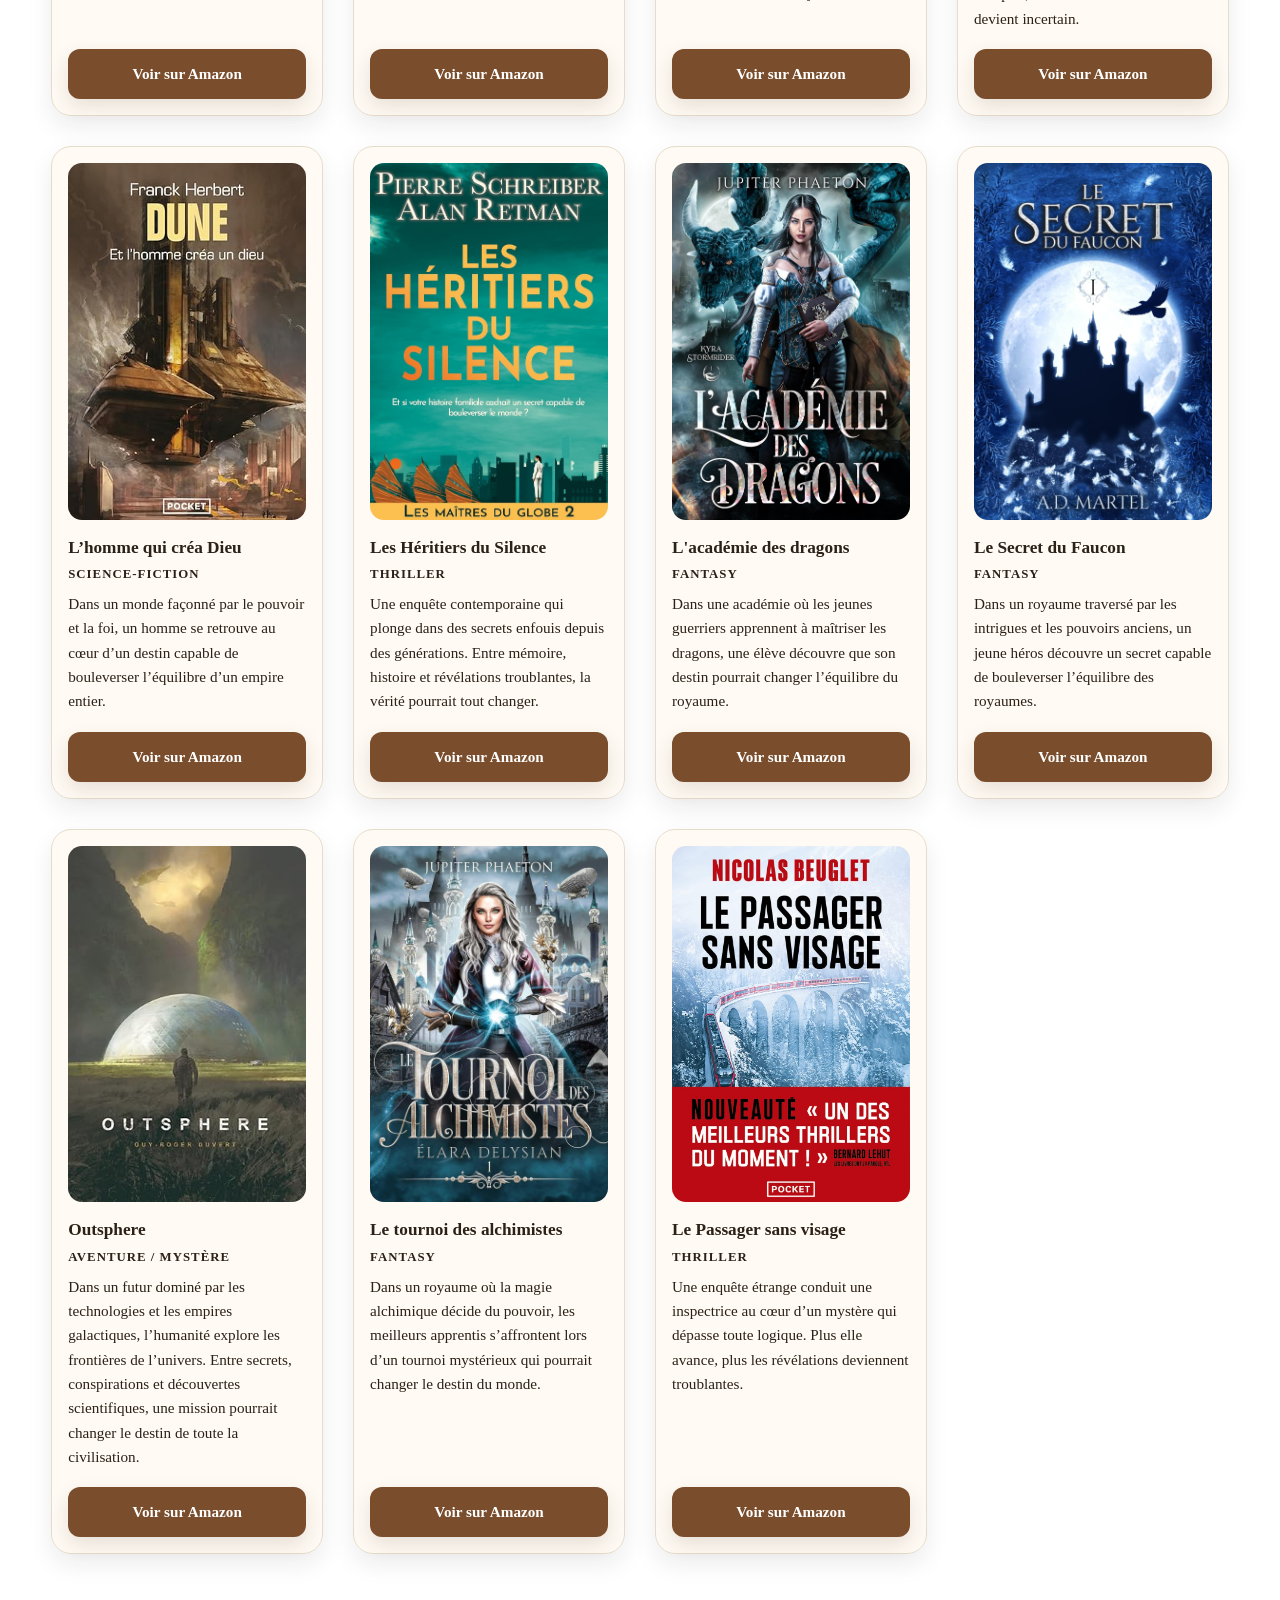
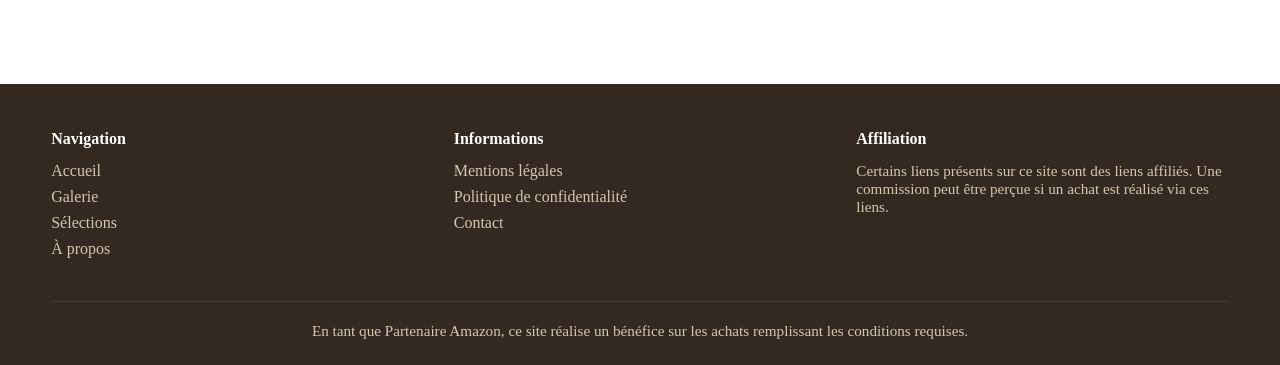
<file: galerie.html>
<!DOCTYPE html>
<html lang="fr">
<head>
  <meta charset="UTF-8">
  <meta name="viewport" content="width=device-width, initial-scale=1.0">
  <title>Galerie | La Galerie des Livres</title>
  <meta
    name="description"
    content="Parcourez une sélection d’ouvrages classés par univers littéraire et trouvez rapidement les titres qui correspondent à vos envies de lecture."
  >
  <link rel="stylesheet" href="style.css">
</head>
<body>

  <header class="header">
    <div class="container nav">
      <a href="index.html" class="brand-link" aria-label="Retour à l’accueil">
        <div class="brand">
          <div class="brand-mark">LG</div>
          <div class="brand-text">
            <h1 class="logo">La Galerie des Livres</h1>
            <p class="tagline">Sélections et découvertes littéraires</p>
          </div>
        </div>
      </a>

      <nav>
        <a href="index.html">Accueil</a>
        <a href="galerie.html" aria-current="page">Galerie</a>
        <a href="index.html#selections">Sélections</a>
        <a href="index.html#apropos">À propos</a>
        <a href="contact.html">Contact</a>
      </nav>
    </div>
  </header>

  <main>
    <section class="container gallery-header">
      <p class="eyebrow">Catalogue éditorial</p>
      <h2 class="section-title">Galerie complète</h2>
      <p class="gallery-intro">
        Parcourez une sélection d’ouvrages classés par univers littéraire et trouvez rapidement les titres qui correspondent à vos envies de lecture.
      </p>

      <div class="catalog-tools">
        <input
          type="text"
          id="searchInput"
          class="search-input"
          placeholder="Rechercher un livre, une catégorie..."
          aria-label="Rechercher un livre"
        >

        <div class="filter-buttons">
          <button class="filter-btn active" data-filter="all" type="button">Tous</button>
          <button class="filter-btn" data-filter="roman" type="button">Romans</button>
          <button class="filter-btn" data-filter="fantasy" type="button">Fantasy</button>
          <button class="filter-btn" data-filter="science-fiction" type="button">Science-fiction</button>
          <button class="filter-btn" data-filter="jeunesse" type="button">Jeunesse</button>
          <button class="filter-btn" data-filter="guides" type="button">Guides</button>
          <button class="filter-btn" data-filter="mysteres" type="button">Mystères</button>
        </div>
      </div>
    </section>

    <section class="container">
      <div class="grid gallery" id="booksGrid">

        <article class="card book-card" data-category="mysteres">
          <a href="https://amzn.to/4cdvFcy" target="_blank" rel="nofollow sponsored noopener">
            <img src="images/le-silence-des-disparus.jpg" alt="Le Silence des Disparus">
          </a>
          <h3>Le Silence des Disparus</h3>
          <p class="category">Mystère / Thriller</p>
          <p class="excerpt">
            Dans une petite ville bordée par un lac inquiétant, des disparitions inexpliquées
            refont surface. Lucille, déterminée à comprendre ce qui se cache sous les eaux,
            se lance dans une enquête où chaque indice révèle des secrets anciens.
            Entre atmosphère oppressante et révélations troublantes, la vérité pourrait
            être bien plus sombre que prévu.
          </p>
          <a class="btn" href="https://amzn.to/4cdvFcy" target="_blank" rel="nofollow sponsored noopener">
            Voir sur Amazon
          </a>
        </article>

        <article class="card book-card" data-category="mysteres">
          <a href="https://amzn.to/47Anbtn" target="_blank" rel="nofollow sponsored noopener">
            <img src="images/bibliotheque-perdue-alchimiste.jpg" alt="La bibliothèque perdue de l'alchimiste">
          </a>
          <h3>La bibliothèque perdue de l'alchimiste</h3>
          <p class="category">Mystère / Historique / Aventure</p>
          <p class="excerpt">
            Au cœur du Moyen Âge, la disparition d’une reine plonge les royaumes dans le chaos.
            Chargé de percer ce mystère, un marchand de reliques aux méthodes troubles découvre
            un secret lié à un manuscrit maudit convoité pour son pouvoir. Entre complots, alchimie
            et forces obscures, une quête dangereuse s’engage.
          </p>
          <a class="btn" href="https://amzn.to/47Anbtn" target="_blank" rel="nofollow sponsored noopener">
            Voir sur Amazon
          </a>
        </article>

        <article class="card book-card" data-category="mysteres">
          <a href="https://amzn.to/3NDi3Oy" target="_blank" rel="nofollow sponsored noopener">
            <img src="images/jeunes-disparues.jpg" alt="Jeunes disparues">
          </a>
          <h3>Jeunes disparues</h3>
          <p class="category">Mystère / Thriller</p>
          <p class="excerpt">
            Lorsqu’une jeune fille disparaît dans une petite ville en apparence tranquille,
            l’inspectrice Josie Quinn découvre une affaire bien plus sombre qu’elle ne l’imaginait.
            Entre victimes oubliées, secrets enfouis et danger imminent, une course contre la montre
            s’engage pour empêcher de nouvelles disparitions.
          </p>
          <a class="btn" href="https://amzn.to/3NDi3Oy" target="_blank" rel="nofollow sponsored noopener">
            Voir sur Amazon
          </a>
        </article>

        <article class="card book-card" data-category="roman">
          <a href="https://amzn.to/3PSX1fk" target="_blank" rel="nofollow sponsored noopener">
            <img src="images/la-fille-etait-une-ombre.jpg" alt="La fille était une ombre">
          </a>
          <h3>La fille était une ombre</h3>
          <p class="category">Roman / Psychologique / Mystère</p>
          <p class="excerpt">
            Lorsqu’une patiente troublante entre dans son cabinet, Evelyn sent que quelque chose ne tourne pas rond.
            Entre silences inquiétants et souvenirs fragiles, une tension s’installe peu à peu.
            Dans ce roman psychologique, vérité et illusion se confondent, révélant un jeu dangereux
            où chaque identité pourrait être un mensonge.
          </p>
          <a class="btn" href="https://amzn.to/3PSX1fk" target="_blank" rel="nofollow sponsored noopener">
            Voir sur Amazon
          </a>
        </article>

        <article class="card book-card" data-category="roman">
          <a href="https://amzn.to/4c1YgR3" target="_blank" rel="nofollow sponsored noopener">
            <img src="images/autant-en-emporte-le-vent.jpg" alt="Autant en emporte le vent">
          </a>
          <h3>Autant en emporte le vent</h3>
          <p class="category">Roman / Historique / Romance</p>
          <p class="excerpt">
            Fresque monumentale sur fond de guerre de Sécession, ce roman suit le destin
            de Scarlett O’Hara, jeune femme déterminée à survivre dans un monde en ruine.
            Entre passion, ambition et tragédie, son histoire d’amour avec Rhett Butler
            est devenue l’une des plus marquantes de la littérature.
          </p>
          <a class="btn" href="https://amzn.to/4c1YgR3" target="_blank" rel="nofollow sponsored noopener">
            Voir sur Amazon
          </a>
        </article>

        <article class="card book-card" data-category="mysteres">
          <a href="https://amzn.to/4v2MZbB" target="_blank" rel="nofollow sponsored noopener">
            <img src="images/sombre-solstice-tome1.jpg" alt="Sombre Solstice - Tome 1">
          </a>
          <h3>Sombre Solstice - Tome 1</h3>
          <p class="category">Mystère / Thriller / Surnaturel</p>
          <p class="excerpt">
            Lors d’un voyage entre amis, une randonnée tourne au cauchemar lorsqu’ils découvrent
            un lac inexistant sur les cartes et un village abandonné qui semble s’animer la nuit.
            Entre phénomènes étranges, tensions et secrets, une atmosphère sombre s’installe à
            l’approche du solstice, où la frontière entre réalité et horreur disparaît peu à peu.
          </p>
          <a class="btn" href="https://amzn.to/4v2MZbB" target="_blank" rel="nofollow sponsored noopener">
            Voir sur Amazon
          </a>
        </article>

        <article class="card book-card" data-category="mysteres">
          <a href="https://amzn.to/4m3isX5" target="_blank" rel="nofollow sponsored noopener">
            <img src="images/sombre-solstice-tome2.jpg" alt="Sombre Solstice - Tome 2">
          </a>
          <h3>Sombre Solstice - Tome 2</h3>
          <p class="category">Mystère / Thriller / Surnaturel</p>
          <p class="excerpt">
            Piégés dans un cauchemar qui ne cesse de s’intensifier, Joshua et ses amis
            comprennent que le lac-tempête n’était que le début. Entre visions troublantes,
            secrets du village et forces obscures liées au solstice, ils doivent percer la vérité
            avant qu’il ne soit trop tard.
          </p>
          <a class="btn" href="https://amzn.to/4m3isX5" target="_blank" rel="nofollow sponsored noopener">
            Voir sur Amazon
          </a>
        </article>

        <article class="card book-card" data-category="guides">
          <a href="https://amzn.to/4cdv8ay" target="_blank" rel="nofollow sponsored noopener">
            <img src="images/tdah-tsa-adulte-survie.jpg" alt="TDAH & TSA chez l’adulte : Le livre de survie anti-stress">
          </a>
          <h3>TDAH & TSA chez l’adulte : Le livre de survie anti-stress</h3>
          <p class="category">Guide / Développement personnel</p>
          <p class="excerpt">
            Un guide concret et accessible pensé pour les adultes neuroatypiques.
            Il propose des routines simples, des outils pratiques et des stratégies
            pour mieux gérer le stress, la charge mentale et l’organisation au quotidien,
            sans méthodes complexes ni irréalistes.
          </p>
          <a class="btn" href="https://amzn.to/4cdv8ay" target="_blank" rel="nofollow sponsored noopener">
            Voir sur Amazon
          </a>
        </article>

        <article class="card book-card" data-category="jeunesse">
          <a href="https://amzn.to/3PFuuKo" target="_blank" rel="nofollow sponsored noopener">
            <img src="images/parce-que-tu-es-un-garcon-special.jpg" alt="Parce que tu es un garçon spécial">
          </a>
          <h3>Parce que tu es un garçon spécial</h3>
          <p class="category">Jeunesse / Développement personnel</p>
          <p class="excerpt">
            Un livre positif et encourageant qui aide les jeunes garçons à croire en eux,
            à développer leur confiance et à reconnaître leur valeur. À travers des messages
            inspirants et bienveillants, il rappelle que chacun possède une force unique
            et la capacité de grandir avec courage.
          </p>
          <a class="btn" href="https://amzn.to/3PFuuKo" target="_blank" rel="nofollow sponsored noopener">
            Voir sur Amazon
          </a>
        </article>

        <article class="card book-card" data-category="jeunesse">
          <a href="https://amzn.to/4bY26ur" target="_blank" rel="nofollow sponsored noopener">
            <img src="images/parce-que-tu-es-une-fille-speciale.jpg" alt="Parce que tu es une fille spéciale">
          </a>
          <h3>Parce que tu es une fille spéciale</h3>
          <p class="category">Jeunesse / Développement personnel</p>
          <p class="excerpt">
            Un livre inspirant qui aide les jeunes filles à prendre confiance en elles,
            à surmonter leurs peurs et à croire en leur valeur. À travers des histoires
            positives et motivantes, il rappelle que chacune est unique et capable
            d’accomplir de grandes choses.
          </p>
          <a class="btn" href="https://amzn.to/4bY26ur" target="_blank" rel="nofollow sponsored noopener">
            Voir sur Amazon
          </a>
        </article>

        <article class="card book-card" data-category="science-fiction">
          <a href="https://amzn.to/4bXA2XQ" target="_blank" rel="nofollow sponsored noopener">
            <img src="images/les-voyageurs-espace-dun-an.jpg" alt="L'Espace d'un an - Les Voyageurs">
          </a>
          <h3>L'Espace d'un an – Les Voyageurs</h3>
          <p class="category">Science-fiction</p>
          <p class="excerpt">
            À bord d’un vaisseau creusant des tunnels dans l’espace, une jeune recrue découvre
            un équipage aussi étrange qu’attachant, composé de multiples espèces venues de toute la galaxie.
            Entre voyages, rencontres et secrets, cette aventure explore les liens humains, l’identité
            et la vie en communauté dans un univers riche et profondément humain.
          </p>
          <a class="btn" href="https://amzn.to/4bXA2XQ" target="_blank" rel="nofollow sponsored noopener">
            Voir sur Amazon
          </a>
        </article>

        <article class="card book-card" data-category="fantasy">
          <a href="https://amzn.to/41CKgIs" target="_blank" rel="nofollow sponsored noopener">
            <img src="images/le-talisman-des-ames.jpg" alt="Le Talisman des âmes">
          </a>
          <h3>Le Talisman des âmes</h3>
          <p class="category">Fantasy / Aventure</p>
          <p class="excerpt">
            Après l’assassinat d’une princesse, un chevalier se lance dans une quête
            interdite pour découvrir la vérité. Grâce à un talisman capable de ramener
            les âmes des morts, il plonge dans un monde sombre où complots, magie et
            esprits oubliés menacent l’équilibre du royaume.
          </p>
          <a class="btn" href="https://amzn.to/41CKgIs" target="_blank" rel="nofollow sponsored noopener">
            Voir sur Amazon
          </a>
        </article>

        <article class="card book-card" data-category="fantasy">
          <a href="https://amzn.to/4sBo51c" target="_blank" rel="nofollow sponsored noopener">
            <img src="images/arbre-au-bout-du-monde.jpg" alt="L'Arbre Au Bout Du Monde">
          </a>
          <h3>L'Arbre Au Bout Du Monde</h3>
          <p class="category">Fantasy / Aventure</p>
          <p class="excerpt">
            Au-delà des terres connues, un arbre mythique se dresse aux frontières du monde.
            Attiré par les légendes qui l’entourent, un voyageur entame une quête périlleuse
            où créatures anciennes, secrets oubliés et destin exceptionnel s’entrelacent.
          </p>
          <a class="btn" href="https://amzn.to/4sBo51c" target="_blank" rel="nofollow sponsored noopener">
            Voir sur Amazon
          </a>
        </article>

        <article class="card book-card" data-category="roman">
          <a href="https://amzn.to/3P4FQHf" target="_blank" rel="nofollow sponsored noopener">
            <img src="images/devorer-le-ciel.jpg" alt="Dévorer le ciel - Paolo Giordano">
          </a>
          <h3>Dévorer le ciel</h3>
          <p class="category">Roman</p>
          <p class="excerpt">
            Un roman d’atmosphère sur la jeunesse, les idéaux et les amitiés
            qui façonnent une vie. Une rencontre estivale bouleverse Teresa
            et marque plusieurs années de choix, de passions et de désillusions.
          </p>
          <a class="btn" href="https://amzn.to/3P4FQHf" target="_blank" rel="nofollow sponsored noopener">
            Voir sur Amazon
          </a>
        </article>

        <article class="card book-card" data-category="fantasy">
          <a href="https://amzn.to/4d8CH37" target="_blank" rel="nofollow sponsored noopener">
            <img src="images/le-royaume-des-ombres.jpg" alt="Le Royaume des Ombres – Tenebräe">
          </a>
          <h3>Le Royaume des Ombres – Tenebräe</h3>
          <p class="category">Fantasy</p>
          <p class="excerpt">
            Dans un monde où les ténèbres gagnent du terrain, des forces anciennes
            se réveillent et menacent l’équilibre des royaumes. Entre complots,
            pouvoirs occultes et destin héroïque, une lutte s’engage dans l’ombre.
          </p>
          <a class="btn" href="https://amzn.to/4d8CH37" target="_blank" rel="nofollow sponsored noopener">
            Voir sur Amazon
          </a>
        </article>

        <article class="card book-card" data-category="roman">
          <a href="https://amzn.to/4sy5pza" target="_blank" rel="nofollow sponsored noopener">
            <img src="images/La femme de ménage voit tout.jpg" alt="La femme de ménage voit tout">
          </a>
          <h3>La femme de ménage voit tout</h3>
          <p class="category">Roman</p>
          <p class="excerpt">
            Un thriller domestique où une vie paisible se fissure peu à peu.
            Dans une impasse tranquille, Millie commence à douter de ses voisins
            lorsque d’étranges bruits se font entendre chaque nuit.
          </p>
          <a class="btn" href="https://amzn.to/3ORNapM" target="_blank" rel="nofollow sponsored noopener">
            Voir sur Amazon
          </a>
        </article>

        <article class="card book-card" data-category="roman">
          <a href="https://amzn.to/4spuA6F" target="_blank" rel="nofollow sponsored noopener">
            <img src="images/dans-le-coeur-la-ou-tu-demeures.jpg" alt="Dans le cœur, là où tu demeures">
          </a>
          <h3>Dans le cœur, là où tu demeures</h3>
          <p class="category">Roman</p>
          <p class="excerpt">
            Un récit sensible sur les liens humains,
            les souvenirs et les choix qui marquent
            une vie. Une histoire intime portée
            par les émotions et les rencontres.
          </p>
          <a class="btn" href="https://amzn.to/4spuA6F" target="_blank" rel="nofollow sponsored noopener">
            Voir sur Amazon
          </a>
        </article>

        <article class="card book-card" data-category="roman">
          <a href="https://amzn.to/3P25zjB" target="_blank" rel="nofollow sponsored noopener">
            <img src="images/la-prisonniere-du-highlander.jpg" alt="La Prisonnière du Highlander">
          </a>
          <h3>La Prisonnière du Highlander</h3>
          <p class="category">Romance historique</p>
          <p class="excerpt">
            Capturée dans l’Écosse des clans, une jeune femme voit
            son destin bouleversé lorsqu’un redoutable highlander
            entre dans sa vie. Entre danger, passion et loyauté,
            leurs chemins pourraient bien se rejoindre.
          </p>
          <a class="btn" href="https://amzn.to/3P25zjB" target="_blank" rel="nofollow sponsored noopener">
            Voir sur Amazon
          </a>
        </article>

        <article class="card book-card" data-category="fantasy">
          <a href="https://amzn.to/4lh67hG" target="_blank" rel="nofollow sponsored noopener">
            <img src="images/eldritch.jpg" alt="Eldritch - Keri Lake">
          </a>
          <h3>Eldritch</h3>
          <p class="category">Fantasy sombre</p>
          <p class="excerpt">
            Dans un monde où d’anciennes forces obscures
            s’éveillent peu à peu, une femme se retrouve
            liée à un pouvoir capable de réveiller des
            créatures venues d’un autre âge.
          </p>
          <a class="btn" href="https://amzn.to/4lh67hG" target="_blank" rel="nofollow sponsored noopener">
            Voir sur Amazon
          </a>
        </article>

        <article class="card book-card" data-category="science-fiction">
          <a href="https://amzn.to/3OSf8lb" target="_blank" rel="nofollow sponsored noopener">
            <img src="images/monolith-la-decouverte.jpg" alt="Monolith – La Découverte">
          </a>
          <h3>Monolith – La Découverte</h3>
          <p class="category">Science-fiction</p>
          <p class="excerpt">
            La découverte d’un mystérieux monolithe bouleverse
            les certitudes scientifiques. Une expédition se lance
            pour comprendre son origine et les secrets qu’il
            pourrait révéler sur l’univers.
          </p>
          <a class="btn" href="https://amzn.to/3OSf8lb" target="_blank" rel="nofollow sponsored noopener">
            Voir sur Amazon
          </a>
        </article>

        <article class="card book-card" data-category="science-fiction">
          <a href="https://amzn.to/4rX3rbD" target="_blank" rel="nofollow sponsored noopener">
            <img src="images/la-stele-noire.jpg" alt="La Stèle Noire - Monolith">
          </a>
          <h3>La Stèle Noire</h3>
          <p class="category">Science-fiction</p>
          <p class="excerpt">
            La découverte d’une étrange stèle noire intrigue
            les scientifiques du monde entier. Une expédition
            est envoyée pour comprendre son origine et les
            mystères qu’elle pourrait révéler.
          </p>
          <a class="btn" href="https://amzn.to/4rX3rbD" target="_blank" rel="nofollow sponsored noopener">
            Voir sur Amazon
          </a>
        </article>

        <article class="card book-card" data-category="mysteres">
          <a href="https://amzn.to/4rcCkb9" target="_blank" rel="nofollow sponsored noopener">
            <img src="images/les-mysteres-de-byton-cove.jpg" alt="Les Mystères de Byton Cove - La nuit de la disparition">
          </a>
          <h3>Les Mystères de Byton Cove</h3>
          <p class="category">Mystère</p>
          <p class="excerpt">
            Dans la petite ville côtière de Byton Cove,
            une disparition mystérieuse bouleverse la
            tranquillité apparente des habitants et
            révèle des secrets longtemps cachés.
          </p>
          <a class="btn" href="https://amzn.to/4rcCkb9" target="_blank" rel="nofollow sponsored noopener">
            Voir sur Amazon
          </a>
        </article>

        <article class="card book-card" data-category="jeunesse">
          <a href="https://amzn.to/4rkFWI9" target="_blank" rel="nofollow sponsored noopener">
            <img src="images/enigmes-pour-ados-malins.jpg" alt="Énigmes pour Ados Malins">
          </a>
          <h3>Énigmes pour Ados Malins</h3>
          <p class="category">Jeunesse / Jeux</p>
          <p class="excerpt">
            200 casse-têtes, enquêtes policières et jeux
            de logique conçus pour stimuler l’esprit des
            adolescents tout en s’amusant à résoudre
            de nombreux mystères.
          </p>
          <a class="btn" href="https://amzn.to/4rkFWI9" target="_blank" rel="nofollow sponsored noopener">
            Voir sur Amazon
          </a>
        </article>

        <article class="card book-card" data-category="jeunesse">
          <a href="https://amzn.to/4bfjVVp" target="_blank" rel="nofollow sponsored noopener">
            <img src="images/gaspard-10-ans-voyageur-du-temps.jpg" alt="Gaspard, 10 ans, voyageur du temps">
          </a>
          <h3>Gaspard, 10 ans, voyageur du temps</h3>
          <p class="category">Jeunesse fantastique</p>
          <p class="excerpt">
            À seulement dix ans, Gaspard découvre
            un pouvoir incroyable : voyager dans le temps.
            Chaque aventure l’entraîne vers des époques
            et des mystères qu’il devra comprendre.
          </p>
          <a class="btn" href="https://amzn.to/4bfjVVp" target="_blank" rel="nofollow sponsored noopener">
            Voir sur Amazon
          </a>
        </article>

        <article class="card book-card" data-category="jeunesse">
          <a href="https://amzn.to/4sv9e8b" target="_blank" rel="nofollow sponsored noopener">
            <img src="images/le-secret-de-la-foret-magique.jpg" alt="Le Secret de la Forêt Magique">
          </a>
          <h3>Le Secret de la Forêt Magique</h3>
          <p class="category">Jeunesse fantastique</p>
          <p class="excerpt">
            Au cœur d’une forêt mystérieuse,
            un jeune héros découvre un secret
            ancien qui pourrait réveiller des
            forces oubliées depuis des siècles.
          </p>
          <a class="btn" href="https://amzn.to/4sv9e8b" target="_blank" rel="nofollow sponsored noopener">
            Voir sur Amazon
          </a>
        </article>

        <article class="card book-card" data-category="jeunesse">
          <a href="https://amzn.to/4utQ7x8" target="_blank" rel="nofollow sponsored noopener">
            <img src="images/lucie-et-le-miroir-brise.jpg" alt="Lucie et le miroir brisé">
          </a>
          <h3>Lucie et le miroir brisé</h3>
          <p class="category">Jeunesse fantastique</p>
          <p class="excerpt">
            Lorsque Lucie découvre un miroir étrange,
            un passage vers un monde fantastique
            s’ouvre devant elle. Mais chaque secret
            révélé pourrait changer son destin.
          </p>
          <a class="btn" href="https://amzn.to/4utQ7x8" target="_blank" rel="nofollow sponsored noopener">
            Voir sur Amazon
          </a>
        </article>

        <article class="card book-card" data-category="roman">
          <a href="https://amzn.to/40d805p" target="_blank" rel="nofollow sponsored noopener">
            <img src="images/juste-apres-lorage.jpg" alt="Juste après l’orage">
          </a>
          <h3>Juste après l’orage</h3>
          <p class="category">Roman</p>
          <p class="excerpt">
            Un récit touchant sur la résilience et la reconstruction après les tempêtes de la vie.
            Entre émotions et espoir, ce roman explore la capacité humaine à se relever et à retrouver la lumière.
          </p>
          <a class="btn" href="https://amzn.to/40d805p" target="_blank" rel="nofollow sponsored noopener">
            Voir sur Amazon
          </a>
        </article>

        <article class="card book-card" data-category="guides">
          <a href="https://amzn.to/4bt3hCT" target="_blank" rel="nofollow sponsored noopener">
            <img src="images/le-potager-bible.jpg" alt="Le Potager, la bible pour débuter">
          </a>
          <h3>Le Potager, la bible pour débuter</h3>
          <p class="category">Guide jardin</p>
          <p class="excerpt">
            Un guide clair pour apprendre à créer
            et entretenir un potager productif.
            Idéal pour débuter et comprendre les
            bases du jardinage naturel.
          </p>
          <a class="btn" href="https://amzn.to/4bt3hCT" target="_blank" rel="nofollow sponsored noopener">
            Voir sur Amazon
          </a>
        </article>

        <article class="card book-card" data-category="guides">
          <a href="https://amzn.to/4lbz7Y2" target="_blank" rel="nofollow sponsored noopener">
            <img src="images/apiculture-pour-debutants.jpg" alt="L’Apiculture pour débutants">
          </a>
          <h3>L’Apiculture pour débutants</h3>
          <p class="category">Guide nature</p>
          <p class="excerpt">
            Un guide pratique pour découvrir l’apiculture,
            apprendre à installer ses premières ruches
            et comprendre les bases de l’élevage des abeilles.
          </p>
          <a class="btn" href="https://amzn.to/4lbz7Y2" target="_blank" rel="nofollow sponsored noopener">
            Voir sur Amazon
          </a>
        </article>

        <article class="card book-card" data-category="guides">
          <a href="https://amzn.to/4smYh8C" target="_blank" rel="nofollow sponsored noopener">
            <img src="images/plantes-melliferes-mois-par-mois.jpg" alt="Plantes mellifères mois par mois">
          </a>
          <h3>Plantes mellifères mois par mois</h3>
          <p class="category">Guide jardin</p>
          <p class="excerpt">
            Un guide pratique pour choisir les plantes
            qui nourrissent les abeilles tout au long
            de l’année et créer un jardin favorable
            à la biodiversité.
          </p>
          <a class="btn" href="https://amzn.to/4smYh8C" target="_blank" rel="nofollow sponsored noopener">
            Voir sur Amazon
          </a>
        </article>

        <article class="card book-card" data-category="guides">
          <a href="https://amzn.to/4suZKtw" target="_blank" rel="nofollow sponsored noopener">
            <img src="images/traite-rustica-arbres-fruitiers.jpg" alt="Le traité Rustica des arbres fruitiers">
          </a>
          <h3>Le traité Rustica des arbres fruitiers</h3>
          <p class="category">Guide jardin</p>
          <p class="excerpt">
            Un guide complet pour planter, tailler
            et entretenir les arbres fruitiers.
            Idéal pour créer un verger productif
            et réussir ses récoltes au jardin.
          </p>
          <a class="btn" href="https://amzn.to/4suZKtw" target="_blank" rel="nofollow sponsored noopener">
            Voir sur Amazon
          </a>
        </article>

        <article class="card book-card" data-category="science-fiction">
          <a href="https://amzn.to/4b7zeiO" target="_blank" rel="nofollow sponsored noopener">
            <img src="images/aurora.jpg" alt="Aurora - Kim Stanley Robinson">
          </a>
          <h3>Aurora</h3>
          <p class="category">Science-fiction</p>
          <p class="excerpt">
            Un immense vaisseau transporte l’humanité vers une nouvelle planète.
            Mais le voyage interstellaire révèle des défis inattendus.
            Entre science, survie et espoir, l’avenir de la mission devient incertain.
          </p>
          <a class="btn" href="https://amzn.to/4b7zeiO" target="_blank" rel="nofollow sponsored noopener">
            Voir sur Amazon
          </a>
        </article>

        <article class="card book-card" data-category="science-fiction">
          <a href="https://amzn.to/47fWQk6" target="_blank" rel="nofollow sponsored noopener">
            <img src="images/lhomme-qui-crea-dieu.jpg" alt="L’homme qui créa Dieu">
          </a>
          <h3>L’homme qui créa Dieu</h3>
          <p class="category">Science-fiction</p>
          <p class="excerpt">
            Dans un monde façonné par le pouvoir et la foi,
            un homme se retrouve au cœur d’un destin capable
            de bouleverser l’équilibre d’un empire entier.
          </p>
          <a class="btn" href="https://amzn.to/47fWQk6" target="_blank" rel="nofollow sponsored noopener">
            Voir sur Amazon
          </a>
        </article>

        <article class="card book-card" data-category="mysteres">
          <a href="https://amzn.to/47iQPTL" target="_blank" rel="nofollow sponsored noopener">
            <img src="images/les-heritiers-du-silence.jpg" alt="Les Héritiers du Silence">
          </a>
          <h3>Les Héritiers du Silence</h3>
          <p class="category">Thriller</p>
          <p class="excerpt">
            Une enquête contemporaine qui plonge dans des secrets
            enfouis depuis des générations. Entre mémoire, histoire
            et révélations troublantes, la vérité pourrait tout changer.
          </p>
          <a class="btn" href="https://amzn.to/47iQPTL" target="_blank" rel="nofollow sponsored noopener">
            Voir sur Amazon
          </a>
        </article>

        <article class="card book-card" data-category="fantasy">
          <a href="https://amzn.to/4le9XYV" target="_blank" rel="nofollow sponsored noopener">
            <img src="images/lacademie-des-dragons.jpg" alt="L'académie des dragons">
          </a>
          <h3>L'académie des dragons</h3>
          <p class="category">Fantasy</p>
          <p class="excerpt">
            Dans une académie où les jeunes guerriers apprennent
            à maîtriser les dragons, une élève découvre que son
            destin pourrait changer l’équilibre du royaume.
          </p>
          <a class="btn" href="https://amzn.to/4le9XYV" target="_blank" rel="nofollow sponsored noopener">
            Voir sur Amazon
          </a>
        </article>

        <article class="card book-card" data-category="fantasy">
          <a href="https://amzn.to/4cxHWcA" target="_blank" rel="nofollow sponsored noopener">
            <img src="images/le-secret-du-faucon.jpg" alt="Le Secret du Faucon">
          </a>
          <h3>Le Secret du Faucon</h3>
          <p class="category">Fantasy</p>
          <p class="excerpt">
            Dans un royaume traversé par les intrigues et les
            pouvoirs anciens, un jeune héros découvre un secret
            capable de bouleverser l’équilibre des royaumes.
          </p>
          <a class="btn" href="https://amzn.to/4cxHWcA" target="_blank" rel="nofollow sponsored noopener">
            Voir sur Amazon
          </a>
        </article>

        <article class="card book-card" data-category="mysteres">
          <a href="https://amzn.to/3N1H3P8" target="_blank" rel="nofollow sponsored noopener">
            <img src="images/outsphere.jpg" alt="Outsphere - Fernando Gamboa">
          </a>
          <h3>Outsphere</h3>
          <p class="category">Aventure / Mystère</p>
          <p class="excerpt">
            Dans un futur dominé par les technologies et les empires galactiques,
            l’humanité explore les frontières de l’univers. Entre secrets,
            conspirations et découvertes scientifiques, une mission pourrait
            changer le destin de toute la civilisation.
          </p>
          <a class="btn" href="https://amzn.to/3N1H3P8" target="_blank" rel="nofollow sponsored noopener">
            Voir sur Amazon
          </a>
        </article>

        <article class="card book-card" data-category="fantasy">
          <a href="https://amzn.to/4rUJstY" target="_blank" rel="nofollow sponsored noopener">
            <img src="images/le-tournoi-des-alchimistes.jpg" alt="Le tournoi des alchimistes">
          </a>
          <h3>Le tournoi des alchimistes</h3>
          <p class="category">Fantasy</p>
          <p class="excerpt">
            Dans un royaume où la magie alchimique décide du pouvoir,
            les meilleurs apprentis s’affrontent lors d’un tournoi
            mystérieux qui pourrait changer le destin du monde.
          </p>
          <a class="btn" href="https://amzn.to/4rUJstY" target="_blank" rel="nofollow sponsored noopener">
            Voir sur Amazon
          </a>
        </article>

        <article class="card book-card" data-category="mysteres">
          <a href="https://amzn.to/4ldOqPS" target="_blank" rel="nofollow sponsored noopener">
            <img src="images/le-passager-sans-visage.jpg" alt="Le Passager sans visage">
          </a>
          <h3>Le Passager sans visage</h3>
          <p class="category">Thriller</p>
          <p class="excerpt">
            Une enquête étrange conduit une inspectrice au cœur
            d’un mystère qui dépasse toute logique. Plus elle
            avance, plus les révélations deviennent troublantes.
          </p>
          <a class="btn" href="https://amzn.to/4ldOqPS" target="_blank" rel="nofollow sponsored noopener">
            Voir sur Amazon
          </a>
        </article>

      </div>

      <p id="noResultsMessage" class="gallery-intro center" style="display: none; margin-top: 30px;">
        Aucun livre ne correspond à votre recherche.
      </p>
    </section>
  </main>

  <footer class="footer">
    <div class="container footer-grid">
      <div>
        <h4>Navigation</h4>
        <a href="index.html">Accueil</a>
        <a href="galerie.html">Galerie</a>
        <a href="index.html#selections">Sélections</a>
        <a href="index.html#apropos">À propos</a>
      </div>

      <div>
        <h4>Informations</h4>
        <a href="mentions-legales.html">Mentions légales</a>
        <a href="politique-confidentialite.html">Politique de confidentialité</a>
        <a href="contact.html">Contact</a>
      </div>

      <div>
        <h4>Affiliation</h4>
        <p>Certains liens présents sur ce site sont des liens affiliés. Une commission peut être perçue si un achat est réalisé via ces liens.</p>
      </div>
    </div>

    <div class="container">
      <p class="amazon-affiliation">
        En tant que Partenaire Amazon, ce site réalise un bénéfice sur les achats remplissant les conditions requises.
      </p>
    </div>
  </footer>

  <script src="script.js"></script>
</body>
</html>
</file>
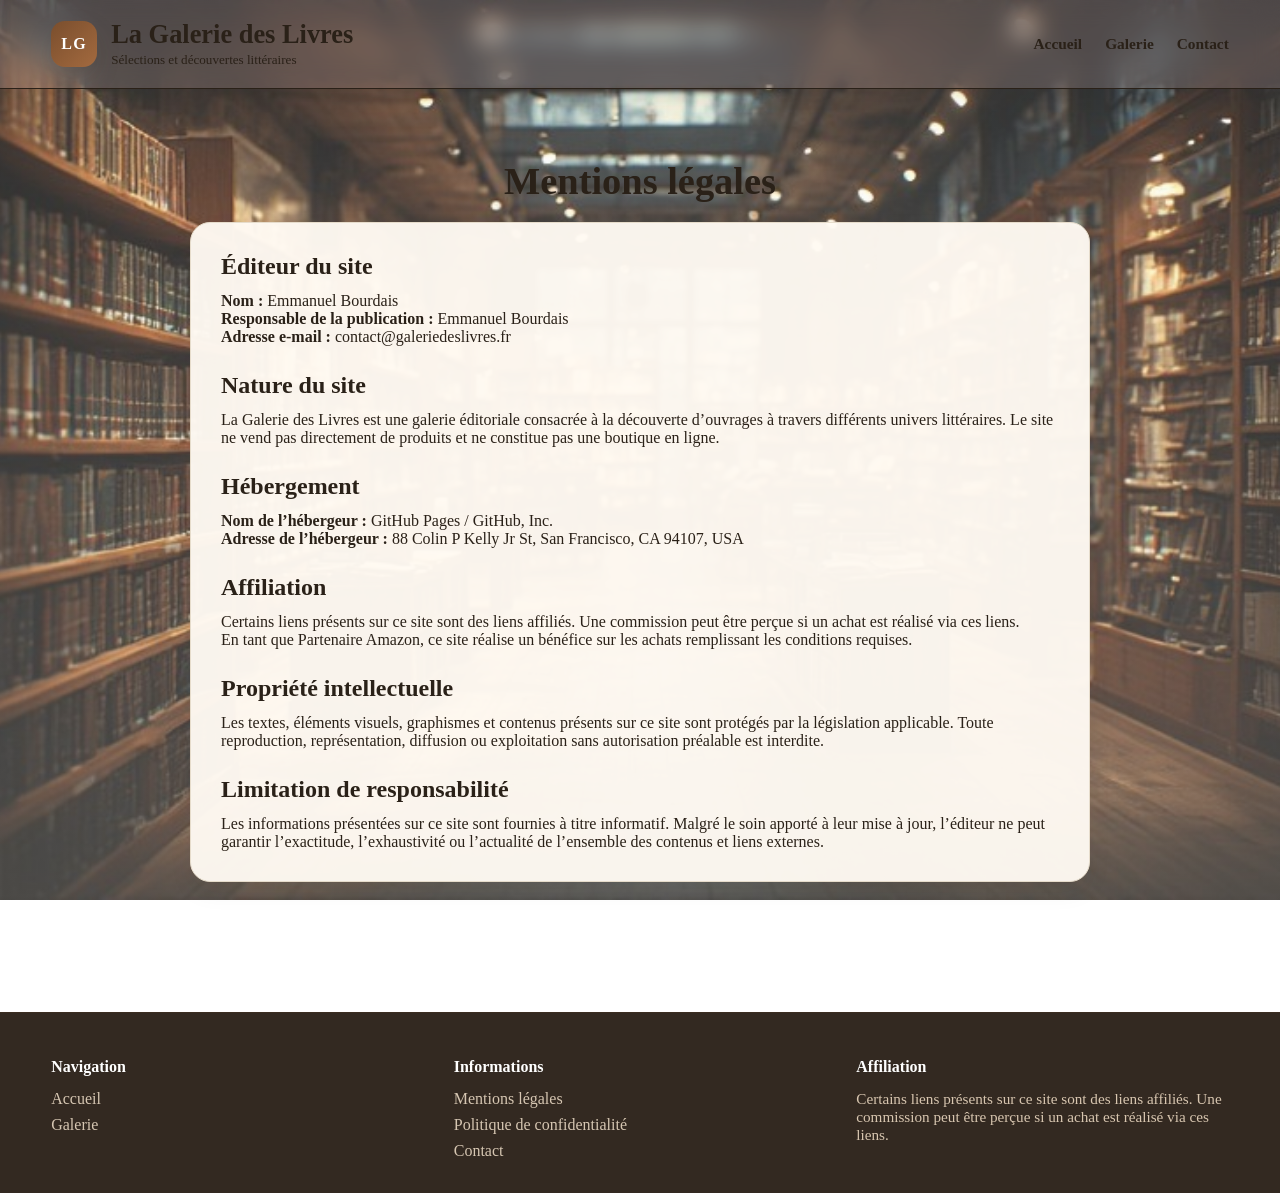
<file: mentions-legales.html>
<!DOCTYPE html>
<html lang="fr">
<head>
  <meta charset="UTF-8">
  <meta name="viewport" content="width=device-width, initial-scale=1.0">
  <title>Mentions légales | La Galerie des Livres</title>
  <meta name="description" content="Mentions légales de La Galerie des Livres.">
  <link rel="stylesheet" href="style.css">
</head>
<body>

  <header class="header">
    <div class="container nav">
      <a href="index.html" class="brand-link" aria-label="Retour à l’accueil">
        <div class="brand">
          <div class="brand-mark">LG</div>
          <div class="brand-text">
            <h1 class="logo">La Galerie des Livres</h1>
            <p class="tagline">Sélections et découvertes littéraires</p>
          </div>
        </div>
      </a>

      <nav>
        <a href="index.html">Accueil</a>
        <a href="galerie.html">Galerie</a>
        <a href="contact.html">Contact</a>
      </nav>
    </div>
  </header>

  <main>
    <section class="container page-simple">
      <h2 class="section-title">Mentions légales</h2>

      <div class="page-card">
        <h2>Éditeur du site</h2>
        <p><strong>Nom :</strong> Emmanuel Bourdais</p>
        <p><strong>Responsable de la publication :</strong> Emmanuel Bourdais</p>
        <p><strong>Adresse e-mail :</strong> contact@galeriedeslivres.fr</p>

        <h2>Nature du site</h2>
        <p>
          La Galerie des Livres est une galerie éditoriale consacrée à la découverte d’ouvrages
          à travers différents univers littéraires. Le site ne vend pas directement de produits
          et ne constitue pas une boutique en ligne.
        </p>

        <h2>Hébergement</h2>
        <p><strong>Nom de l’hébergeur :</strong> GitHub Pages / GitHub, Inc.</p>
        <p><strong>Adresse de l’hébergeur :</strong> 88 Colin P Kelly Jr St, San Francisco, CA 94107, USA</p>

        <h2>Affiliation</h2>
        <p>
          Certains liens présents sur ce site sont des liens affiliés. Une commission peut être
          perçue si un achat est réalisé via ces liens.
        </p>
        <p>
          En tant que Partenaire Amazon, ce site réalise un bénéfice sur les achats remplissant
          les conditions requises.
        </p>

        <h2>Propriété intellectuelle</h2>
        <p>
          Les textes, éléments visuels, graphismes et contenus présents sur ce site sont protégés
          par la législation applicable. Toute reproduction, représentation, diffusion ou exploitation
          sans autorisation préalable est interdite.
        </p>

        <h2>Limitation de responsabilité</h2>
        <p>
          Les informations présentées sur ce site sont fournies à titre informatif. Malgré le soin apporté
          à leur mise à jour, l’éditeur ne peut garantir l’exactitude, l’exhaustivité ou l’actualité de
          l’ensemble des contenus et liens externes.
        </p>
      </div>
    </section>
  </main>

  <footer class="footer">
    <div class="container footer-grid">
      <div>
        <h4>Navigation</h4>
        <a href="index.html">Accueil</a>
        <a href="galerie.html">Galerie</a>
      </div>
      <div>
        <h4>Informations</h4>
        <a href="mentions-legales.html">Mentions légales</a>
        <a href="politique-confidentialite.html">Politique de confidentialité</a>
        <a href="contact.html">Contact</a>
      </div>
      <div>
        <h4>Affiliation</h4>
        <p>Certains liens présents sur ce site sont des liens affiliés. Une commission peut être perçue si un achat est réalisé via ces liens.</p>
      </div>
    </div>
  </footer>

</body>
</html>
</file>
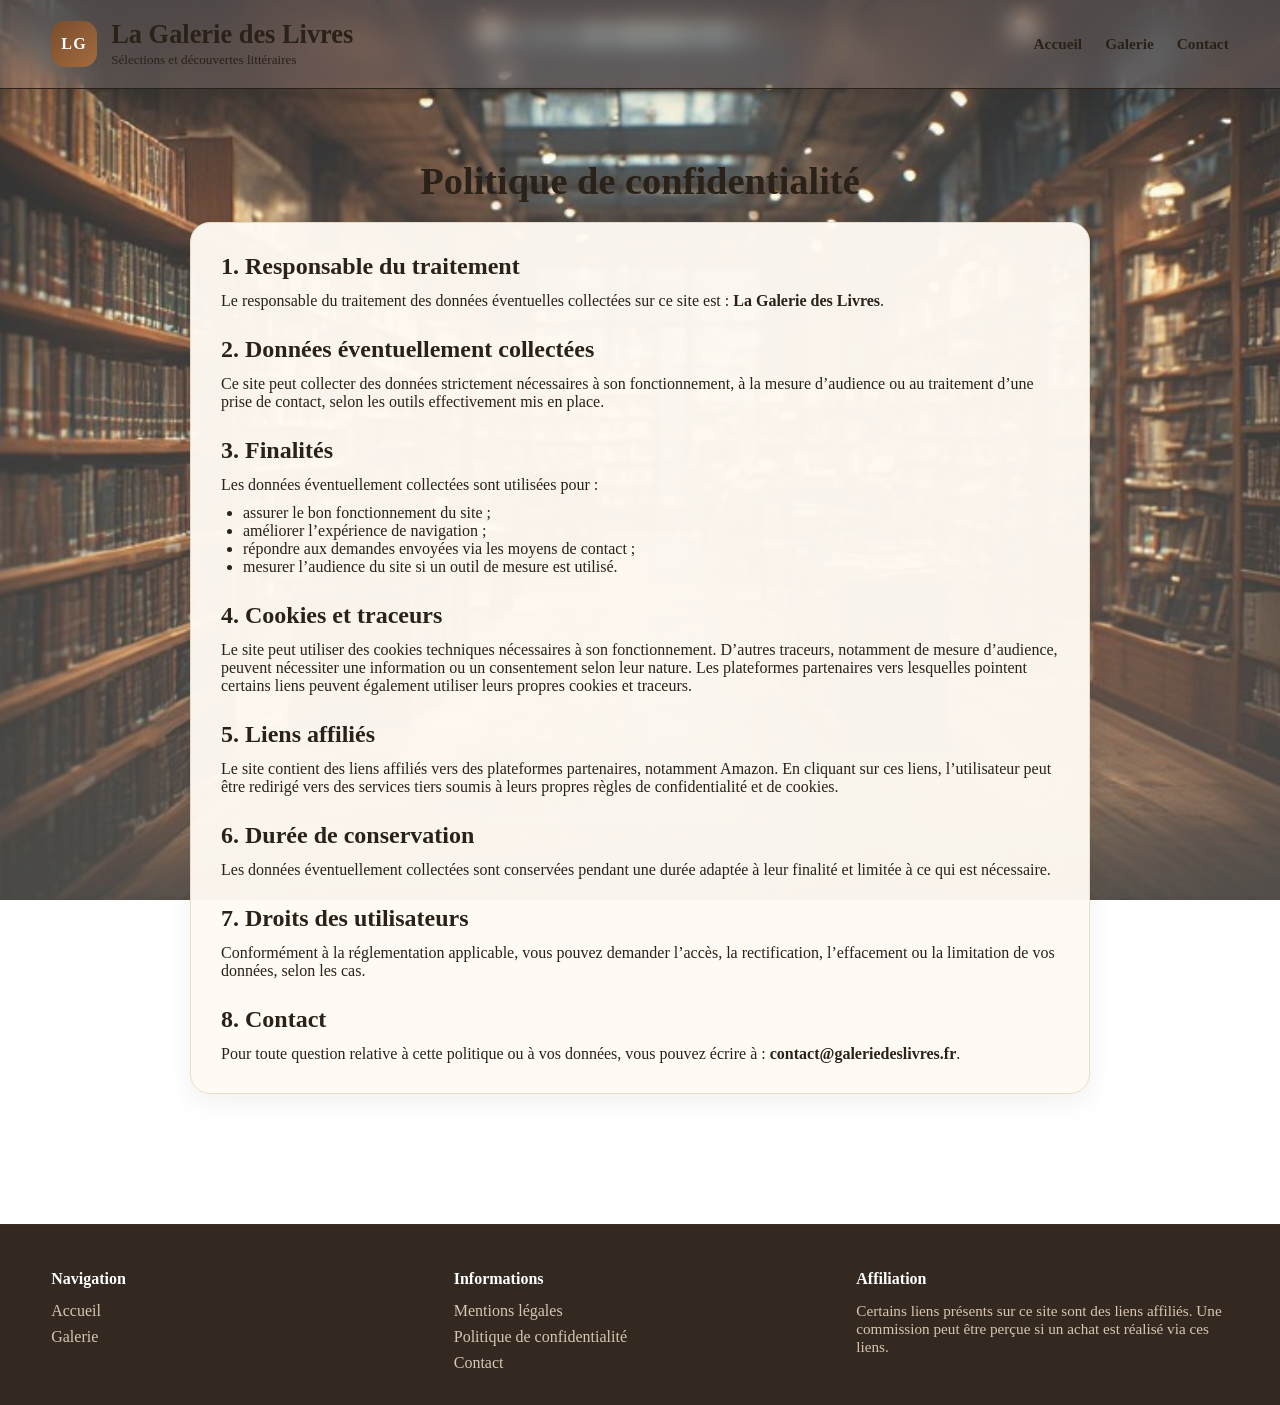
<file: politique-confidentialite.html>
<!DOCTYPE html>
<html lang="fr">
<head>
  <meta charset="UTF-8">
  <meta name="viewport" content="width=device-width, initial-scale=1.0">
  <title>Politique de confidentialité | La Galerie des Livres</title>
  <meta name="description" content="Politique de confidentialité de La Galerie des Livres.">
  <link rel="stylesheet" href="style.css">
</head>
<body>

  <header class="header">
    <div class="container nav">
      <a href="index.html" class="brand-link" aria-label="Retour à l’accueil">
        <div class="brand">
          <div class="brand-mark">LG</div>
          <div class="brand-text">
            <h1 class="logo">La Galerie des Livres</h1>
            <p class="tagline">Sélections et découvertes littéraires</p>
          </div>
        </div>
      </a>

      <nav>
        <a href="index.html">Accueil</a>
        <a href="galerie.html">Galerie</a>
        <a href="contact.html">Contact</a>
      </nav>
    </div>
  </header>

  <main>
    <section class="container page-simple">
      <h2 class="section-title">Politique de confidentialité</h2>

      <div class="page-card">
        <h2>1. Responsable du traitement</h2>
        <p>
          Le responsable du traitement des données éventuelles collectées sur ce site est :
          <strong>La Galerie des Livres</strong>.
        </p>

        <h2>2. Données éventuellement collectées</h2>
        <p>
          Ce site peut collecter des données strictement nécessaires à son fonctionnement, à la mesure
          d’audience ou au traitement d’une prise de contact, selon les outils effectivement mis en place.
        </p>

        <h2>3. Finalités</h2>
        <p>Les données éventuellement collectées sont utilisées pour :</p>
        <ul>
          <li>assurer le bon fonctionnement du site ;</li>
          <li>améliorer l’expérience de navigation ;</li>
          <li>répondre aux demandes envoyées via les moyens de contact ;</li>
          <li>mesurer l’audience du site si un outil de mesure est utilisé.</li>
        </ul>

        <h2>4. Cookies et traceurs</h2>
        <p>
          Le site peut utiliser des cookies techniques nécessaires à son fonctionnement. D’autres traceurs,
          notamment de mesure d’audience, peuvent nécessiter une information ou un consentement selon leur nature.
          Les plateformes partenaires vers lesquelles pointent certains liens peuvent également utiliser leurs
          propres cookies et traceurs.
        </p>

        <h2>5. Liens affiliés</h2>
        <p>
          Le site contient des liens affiliés vers des plateformes partenaires, notamment Amazon. En cliquant
          sur ces liens, l’utilisateur peut être redirigé vers des services tiers soumis à leurs propres règles
          de confidentialité et de cookies.
        </p>

        <h2>6. Durée de conservation</h2>
        <p>
          Les données éventuellement collectées sont conservées pendant une durée adaptée à leur finalité
          et limitée à ce qui est nécessaire.
        </p>

        <h2>7. Droits des utilisateurs</h2>
        <p>
          Conformément à la réglementation applicable, vous pouvez demander l’accès, la rectification,
          l’effacement ou la limitation de vos données, selon les cas.
        </p>

        <h2>8. Contact</h2>
        <p>
          Pour toute question relative à cette politique ou à vos données, vous pouvez écrire à :
          <strong>contact@galeriedeslivres.fr</strong>.
        </p>
      </div>
    </section>
  </main>

  <footer class="footer">
    <div class="container footer-grid">
      <div>
        <h4>Navigation</h4>
        <a href="index.html">Accueil</a>
        <a href="galerie.html">Galerie</a>
      </div>
      <div>
        <h4>Informations</h4>
        <a href="mentions-legales.html">Mentions légales</a>
        <a href="politique-confidentialite.html">Politique de confidentialité</a>
        <a href="contact.html">Contact</a>
      </div>
      <div>
        <h4>Affiliation</h4>
        <p>Certains liens présents sur ce site sont des liens affiliés. Une commission peut être perçue si un achat est réalisé via ces liens.</p>
      </div>
    </div>
  </footer>

</body>
</html>
</file>
<file: style.css>
* {
  margin: 0;
  padding: 0;
  box-sizing: border-box;
}

html {
  scroll-behavior: smooth;
}

body {
  font-family: "Georgia", "Times New Roman", serif;
  background:
    linear-gradient(rgba(243, 237, 227, 0.18), rgba(243, 237, 227, 0.30)),
    url("images/library-bg.jpg");
  background-size: cover;
  background-position: center;
  background-repeat: no-repeat;
  background-attachment: fixed;
  color: #1f1f1f;
}

.container {
  width: min(1200px, 92%);
  margin: 0 auto;
}

.brand-link {
  text-decoration: none;
  color: inherit;
}

.header {
  background: #f7d1d12a;
  border-bottom: 1px solid #2a2118;
  position: sticky;
  top: 0;
  z-index: 1000;
  backdrop-filter: blur(12px);
  box-shadow: 0 8px 18px rgba(30, 24, 18, 0.05);
}

.nav {
  display: flex;
  justify-content: space-between;
  align-items: center;
  min-height: 88px;
  gap: 20px;
}

.brand {
  display: flex;
  align-items: center;
  gap: 14px;
}

.brand-mark {
  width: 46px;
  height: 46px;
  border-radius: 14px;
  background: linear-gradient(135deg, #7a4e2d, #a36a3f);
  color: #fff;
  display: grid;
  place-items: center;
  font-weight: 700;
  font-size: 1rem;
  letter-spacing: 0.08em;
  box-shadow: 0 10px 24px rgba(58, 39, 22, 0.15);
}

.brand-text {
  display: flex;
  flex-direction: column;
}

.logo {
  font-size: 1.65rem;
  font-weight: 700;
  color: #2a2118;
  line-height: 1.1;
}

.tagline {
  font-size: 0.82rem;
  color: #2a2118;
  margin-top: 3px;
}

nav {
  display: flex;
  gap: 23px;
  flex-wrap: wrap;
  align-items: center;
}

nav a {
  text-decoration: none;
  color: #2a2118;
  font-size: 0.96rem;
  font-weight: 600;
  transition: color 0.25s ease;
}

nav a:hover {
  color: #2a2118;
}

.hero {
  padding: 70px 0 30px;
  min-height: auto;
}

.hero-content {
  max-width: 840px;
  margin: 0 auto;
}

.eyebrow {
  display: inline-block;
  font-size: 0.84rem;
  text-transform: uppercase;
  letter-spacing: 0.12em;
  color: #130c06;
  font-weight: 600;
  margin-bottom: 15px;
}

.hero h2 {
  font-size: clamp(2.2rem, 4vw, 3.6rem);
  color: #2a2118;
  line-height: 1.15;
  margin-bottom: 19px;
}

.hero p {
  font-size: 1.08rem;
  color: #2a2118;
  max-width: 740px;
  margin: 0 auto 31px;
}

.hero-actions {
  display: flex;
  justify-content: center;
  gap: 14px;
  flex-wrap: wrap;
}

section {
  padding: 70px 0;
}

.section-title {
  text-align: center;
  font-size: clamp(1.9rem, 3vw, 2.5rem);
  color: #2a2118;
  margin-bottom: 19px;
  font-weight: 700;
}

.gallery-intro {
  font-size: 1.08rem;
  text-align: center;
  max-width: 760px;
  margin: 0 auto 15px;
  color: #130c06;
}

.why-gallery {
  max-width: 820px;
  margin: 60px auto;
  text-align: center;
  font-size: 1.05rem;
  line-height: 1.7;
}

.gallery-header {
  padding-top: 70px;
  padding-bottom: 30px;
}

.btn {
  display: inline-block;
  padding: 15px 20px;
  background: #7a4e2d;
  color: #ffffff;
  text-decoration: none;
  border-radius: 12px;
  font-size: 0.95rem;
  font-weight: 600;
  transition: all 0.25s ease;
  box-shadow: 0 8px 20px rgba(58, 39, 22, 0.12);
  border: 1px solid transparent;
}

.btn:hover {
  background: #a36a3f;
  transform: translateY(-2px);
  box-shadow: 0 12px 24px rgba(58, 39, 22, 0.18);
}

.btn-secondary {
  background: rgba(255, 250, 243, 0.88);
  color: #2a2118;
  border-color: #dccbb5;
}

.btn-secondary:hover {
  background: rgba(255, 248, 240, 0.98);
  color: #2a2118;
}

.trust-strip {
  padding-top: 0;
}

.trust-grid {
  display: grid;
  grid-template-columns: repeat(3, 1fr);
  gap: 24px;
}

.trust-item {
  background: rgba(255, 250, 243, 0.92);
  border: 1px solid #e6dccb;
  border-radius: 20px;
  padding: 25px;
  box-shadow: 0 10px 24px rgba(40, 30, 20, 0.06);
}

.trust-item h3 {
  font-size: 1.08rem;
  margin-bottom: 10px;
  color: #2b2118;
}

.trust-item p {
  color: #2a2118;
}

.spotlight {
  padding-top: 10px;
}

.spotlight-card {
  display: grid;
  grid-template-columns: 1.2fr 0.8fr;
  gap: 28px;
  align-items: stretch;
  background: rgba(255, 250, 243, 0.92);
  border: 1px solid #e6dccb;
  border-radius: 24px;
  padding: 34px;
  box-shadow: 0 12px 30px rgba(40, 30, 20, 0.08);
}

.spotlight-text h2 {
  font-size: 2rem;
  line-height: 1.2;
  color: #2b2118;
  margin-bottom: 14px;
}

.spotlight-text p {
  color: #2a2118;
  margin-bottom: 20px;
}

.spotlight-visual {
  display: flex;
  align-items: center;
  justify-content: center;
}

.spotlight-box {
  width: 100%;
  min-height: 220px;
  border-radius: 22px;
  background: linear-gradient(135deg, rgba(122, 78, 45, 0.12), rgba(163, 106, 63, 0.24));
  border: 1px solid #dccbb5;
  display: grid;
  grid-template-columns: repeat(2, 1fr);
  gap: 12px;
  padding: 18px;
}

.spotlight-box span {
  background: rgba(255, 250, 243, 0.88);
  border-radius: 14px;
  display: grid;
  place-items: center;
  color: #2a2118;
  font-size: 0.92rem;
  font-weight: 600;
  text-align: center;
  padding: 10px;
}

.grid {
  display: grid;
  gap: 30px;
}

.featured {
  grid-template-columns: repeat(3, 1fr);
}

.gallery {
  grid-template-columns: repeat(4, 1fr);
}

.card {
  background: rgba(255, 250, 243, 0.96);
  border: 1px solid #e6dccb;
  border-radius: 20px;
  padding: 16px;
  box-shadow: 0 10px 25px rgba(40, 30, 20, 0.08);
  display: flex;
  flex-direction: column;
  height: 100%;
  transition: transform 0.28s ease, box-shadow 0.28s ease, border-color 0.28s ease;
}

.card:hover {
  transform: translateY(-6px);
  box-shadow: 0 18px 36px rgba(40, 30, 20, 0.15);
  border-color: #d9c8b1;
}

.card img {
  width: 100%;
  aspect-ratio: 2 / 3;
  object-fit: cover;
  display: block;
  border-radius: 14px;
  margin-bottom: 16px;
  background: #eee3d2;
}

.card h3 {
  font-size: 1.08rem;
  color: #2a2118;
  margin-bottom: 8px;
  line-height: 1.35;
}

.category {
  font-size: 0.8rem;
  text-transform: uppercase;
  color: #2a2118;
  font-weight: 700;
  letter-spacing: 0.08em;
  margin-bottom: 10px;
}

.excerpt {
  font-size: 0.95rem;
  color: #2a2118;
  margin-bottom: 18px;
  flex-grow: 1;
  line-height: 1.6;
}

.card .btn {
  width: 100%;
  text-align: center;
  margin-top: auto;
}

.selection-grid {
  display: grid;
  grid-template-columns: repeat(3, 1fr);
  gap: 24px;
}

.selection-block {
  background: rgba(255, 250, 243, 0.96);
  border: 1px solid #e6dccb;
  border-radius: 20px;
  padding: 26px;
  box-shadow: 0 10px 24px rgba(40, 30, 20, 0.06);
}

.selection-block h3 {
  font-size: 1.2rem;
  color: #2a2118;
  margin-bottom: 10px;
}

.selection-block p {
  color: #2a2118;
  font-size: 0.96rem;
}

.about-block {
  max-width: 900px;
  margin: 0 auto;
}

.catalog-tools {
  max-width: 980px;
  margin: 0 auto 10px;
}

.search-input {
  width: 100%;
  padding: 14px 16px;
  border: 1px solid #d8c8b4;
  border-radius: 14px;
  font-size: 0.96rem;
  background: rgba(255, 250, 243, 0.94);
  color: #2a2118;
  margin-bottom: 16px;
  outline: none;
}

.search-input:focus {
  border-color: #a36a3f;
  box-shadow: 0 0 0 4px rgba(163, 106, 63, 0.10);
}

.filter-buttons {
  display: flex;
  flex-wrap: wrap;
  gap: 10px;
}

.filter-btn {
  padding: 10px 14px;
  border: 1px solid #dccbb5;
  background: rgba(255, 250, 243, 0.92);
  color: #2a2118;
  border-radius: 999px;
  cursor: pointer;
  font-size: 0.9rem;
  font-family: inherit;
  font-weight: 600;
  transition: all 0.25s ease;
}

.filter-btn:hover,
.filter-btn.active {
  background: #7a4e2d;
  border-color: #7a4e2d;
  color: #fff;
}

.footer {
  margin-top: 60px;
  background: rgba(43, 33, 24, 0.96);
  color: #e7dac7;
  padding: 45px 0 25px;
  border-top: 1px solid #3b2d21;
}

.footer-grid {
  display: grid;
  grid-template-columns: repeat(3, 1fr);
  gap: 30px;
}

.footer h4 {
  font-size: 1rem;
  margin-bottom: 14px;
  color: #ffffff;
}

.footer a {
  display: block;
  text-decoration: none;
  color: #d6c6b2;
  margin-bottom: 8px;
  transition: color 0.25s ease;
}

.footer a:hover {
  color: #ffffff;
}

.footer p {
  color: #d8c6b0;
  font-size: 0.95rem;
}

.amazon-affiliation {
  text-align: center;
  font-size: 12px;
  color: #cbb89f;
  margin-top: 35px;
  padding-top: 20px;
  border-top: 1px solid rgba(255, 255, 255, 0.08);
}

.mt-40 {
  margin-top: 40px;
}

.center {
  text-align: center;
}

.page-simple {
  max-width: 900px;
}

.page-card {
  background: rgba(255, 250, 243, 0.96);
  border: 1px solid #e6dccb;
  border-radius: 20px;
  padding: 30px;
  box-shadow: 0 10px 24px rgba(40, 30, 20, 0.06);
}

.page-card h2 {
  font-size: 1.5rem;
  color: #2a2118;
  margin: 26px 0 12px;
}

.page-card h2:first-child {
  margin-top: 0;
}

.page-card p,
.page-card li {
  color: #2a2118;
}

.page-card ul {
  padding-left: 22px;
  margin-top: 10px;
}

.contact-list {
  display: grid;
  gap: 14px;
  margin-top: 30px;
}

/* =========================
   FORMULAIRE CONTACT
========================= */

.contact-form {
  display: flex;
  flex-direction: column;
  gap: 16px;
  margin-top: 24px;
  max-width: 520px;
}

.contact-form label {
  font-weight: 600;
  color: #2a2118;
  font-size: 0.95rem;
}

.contact-form input,
.contact-form textarea {
  width: 100%;
  padding: 13px 14px;
  border: 1px solid #d8c8b4;
  border-radius: 12px;
  font-size: 0.95rem;
  font-family: inherit;
  background: rgba(255, 250, 243, 0.94);
  color: #2a2118;
  outline: none;
  transition: all 0.25s ease;
}

.contact-form input:focus,
.contact-form textarea:focus {
  border-color: #2a2118;
  box-shadow: 0 0 0 4px rgba(163, 106, 63, 0.10);
}

.contact-form textarea {
  resize: vertical;
  min-height: 160px;
}

.contact-form .btn {
  width: 220px;
  margin-top: 8px;
}

.success-message {
  background: #dff3e2;
  border: 1px solid #9ad1a2;
  color: #2b6b3b;
  padding: 14px;
  border-radius: 10px;
  margin-bottom: 20px;
  font-weight: 600;
}

@media (max-width: 1024px) {
  .gallery {
    grid-template-columns: repeat(2, 1fr);
  }

  .featured {
    grid-template-columns: repeat(2, 1fr);
  }

  .selection-grid,
  .footer-grid,
  .trust-grid {
    grid-template-columns: repeat(2, 1fr);
  }

  .spotlight-card {
    grid-template-columns: 1fr;
  }
}

@media (max-width: 768px) {
  .nav {
    flex-direction: column;
    justify-content: center;
    padding: 18px 0;
  }

  .brand {
    justify-content: center;
    text-align: center;
  }

  nav {
    justify-content: center;
    gap: 16px;
  }

  .hero {
    padding: 72px 0 56px;
  }

  section {
    padding: 55px 0;
  }

  .featured,
  .gallery,
  .selection-grid,
  .footer-grid,
  .trust-grid {
    grid-template-columns: 1fr;
  }

  .spotlight-card,
  .page-card {
    padding: 22px;
  }
}

@media (max-width: 480px) {
  body {
    font-size: 15px;
  }

  .container {
    width: 94%;
  }

  .logo {
    font-size: 1.35rem;
  }

  .tagline {
    font-size: 0.76rem;
  }

  .hero h2 {
    font-size: 2rem;
  }

  .hero p {
    font-size: 0.98rem;
  }

  .btn {
    padding: 11px 16px;
    font-size: 0.92rem;
  }

  .card {
    padding: 14px;
  }

  .brand-mark {
    width: 42px;
    height: 42px;
  }

  .contact-form .btn {
    width: 100%;
  }
}
</file>
